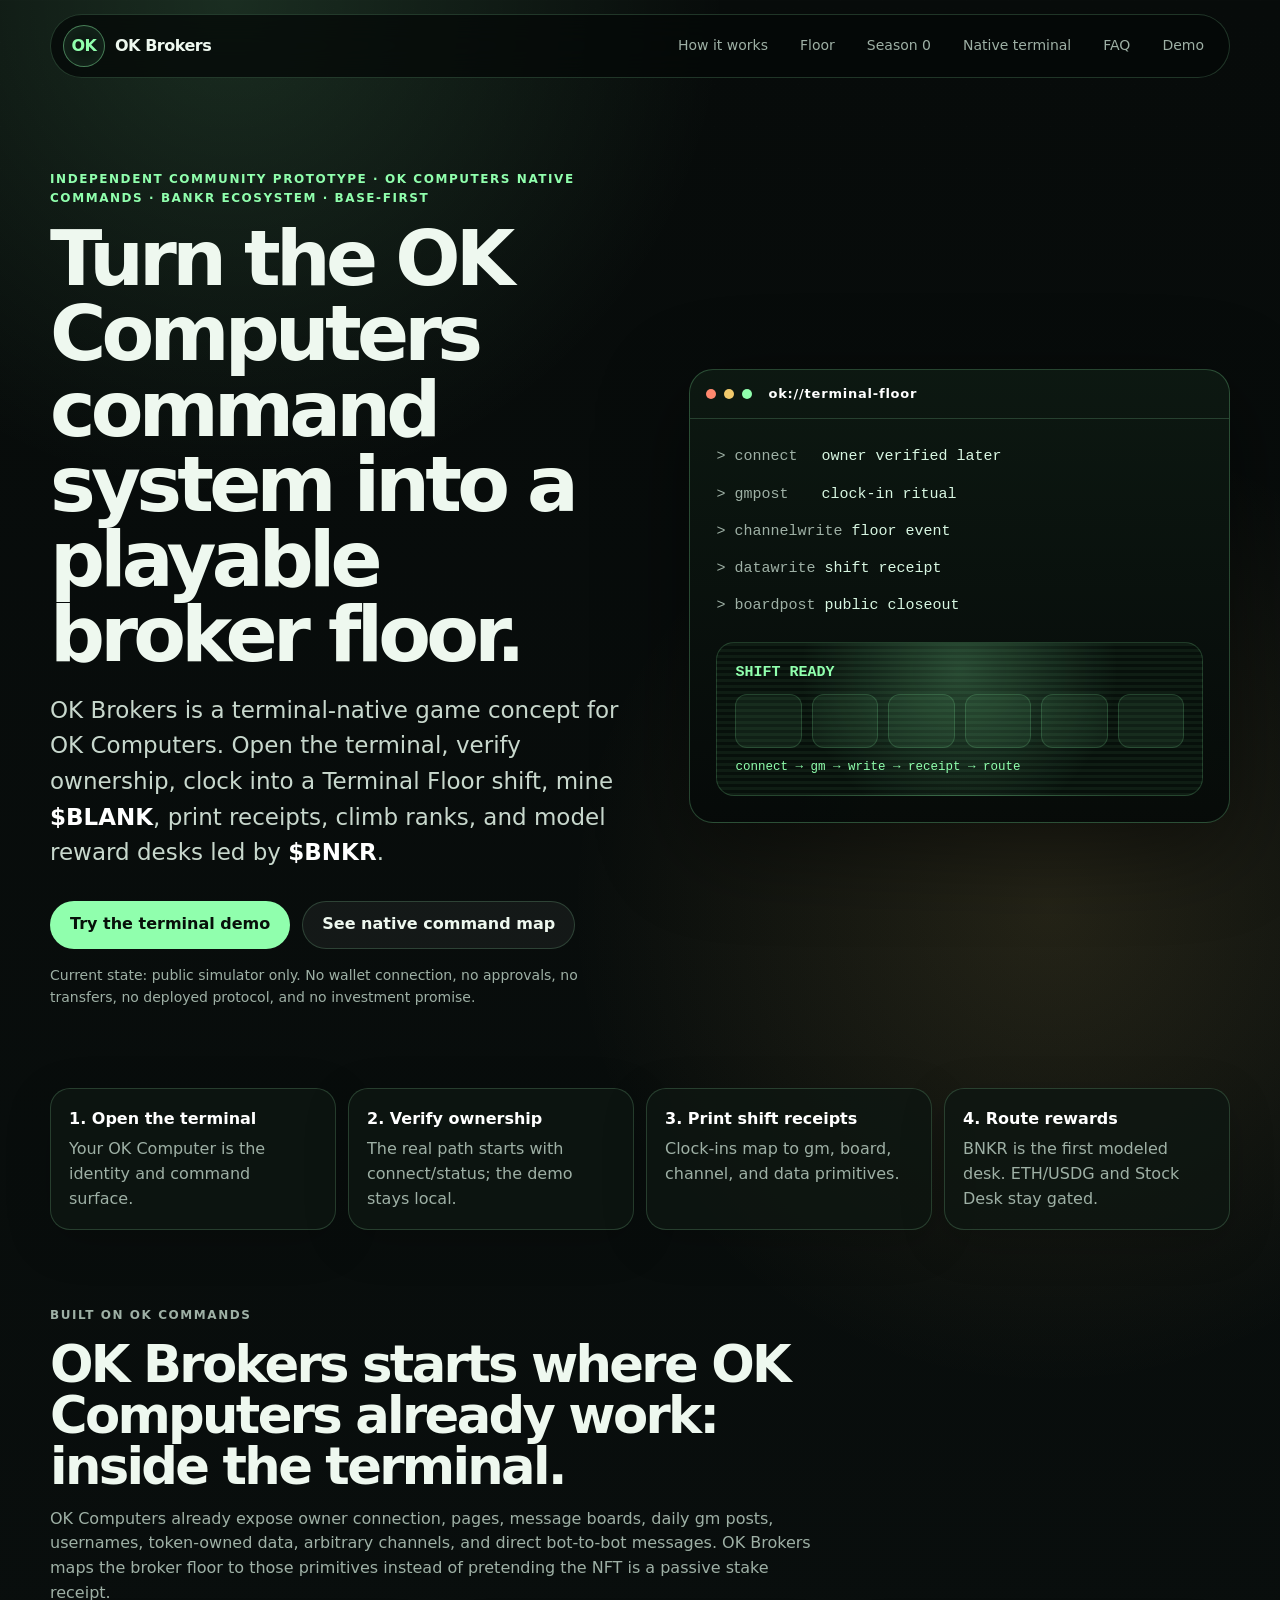
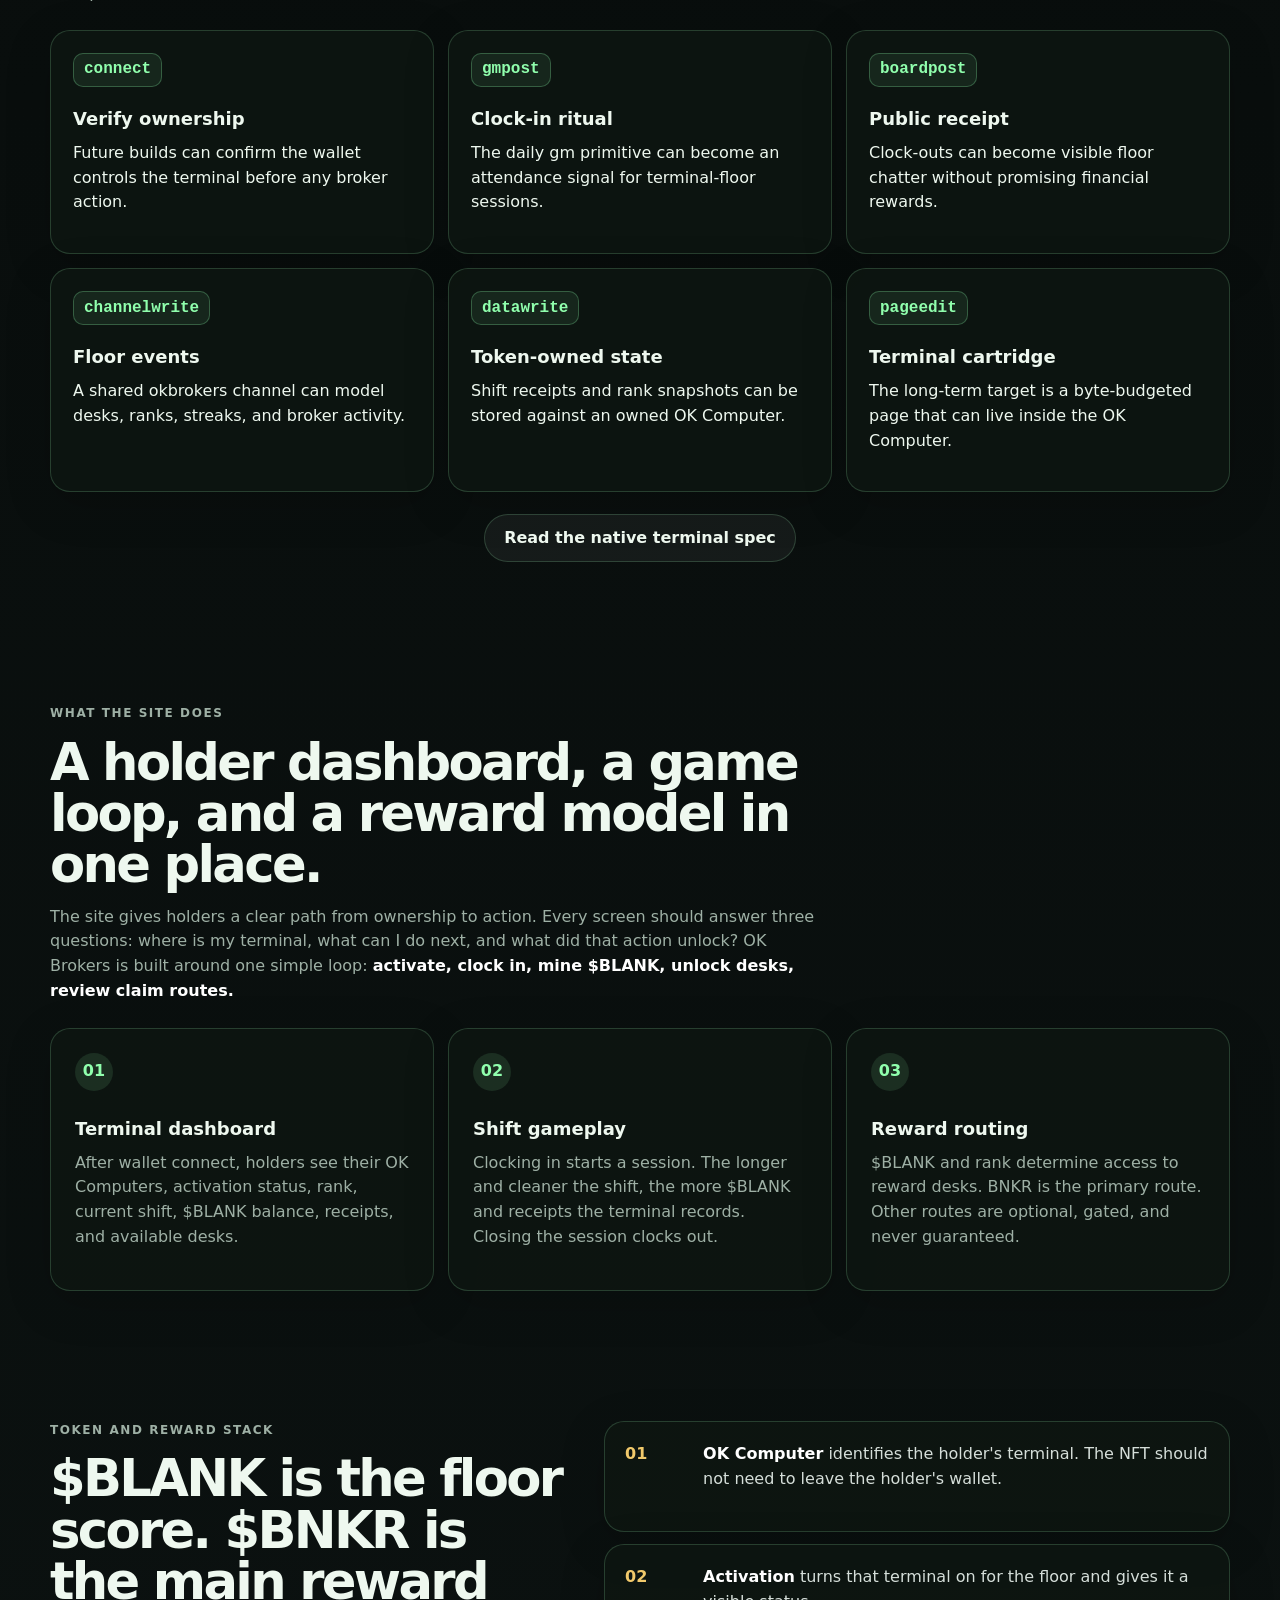
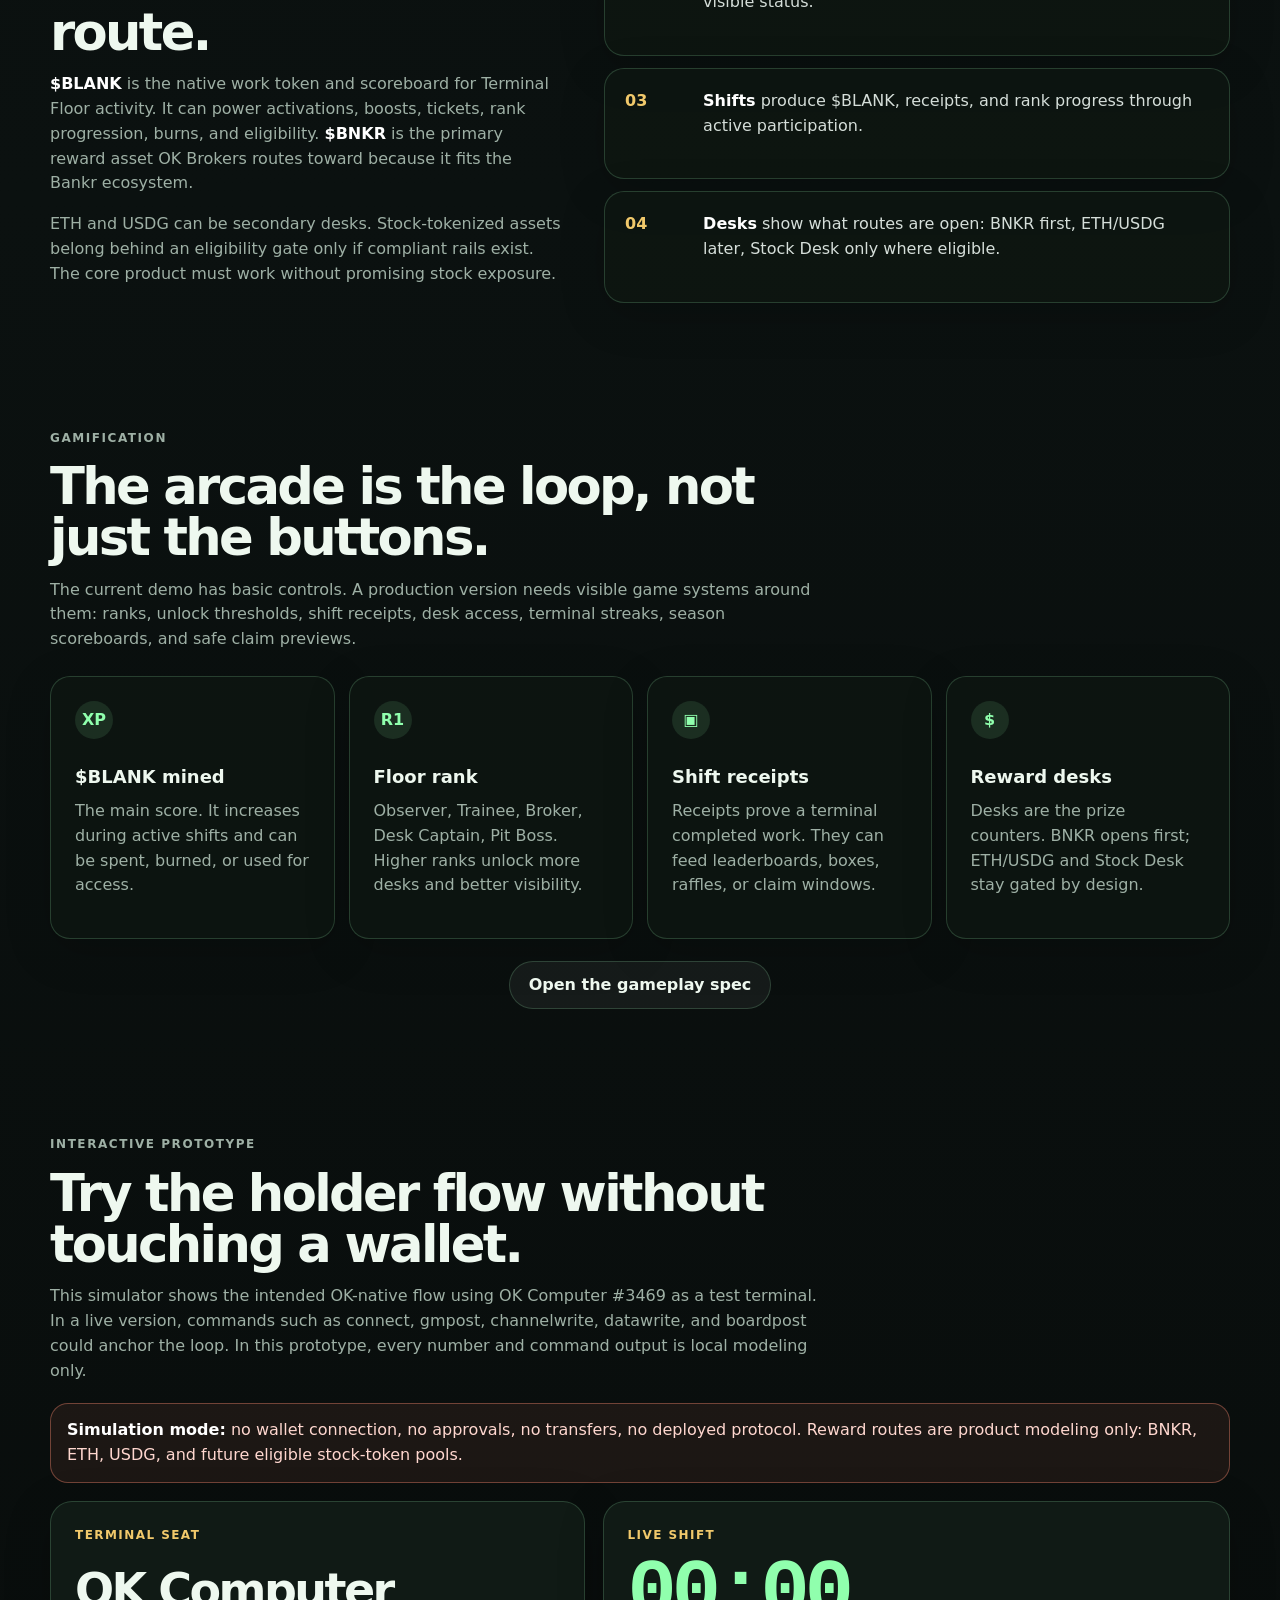
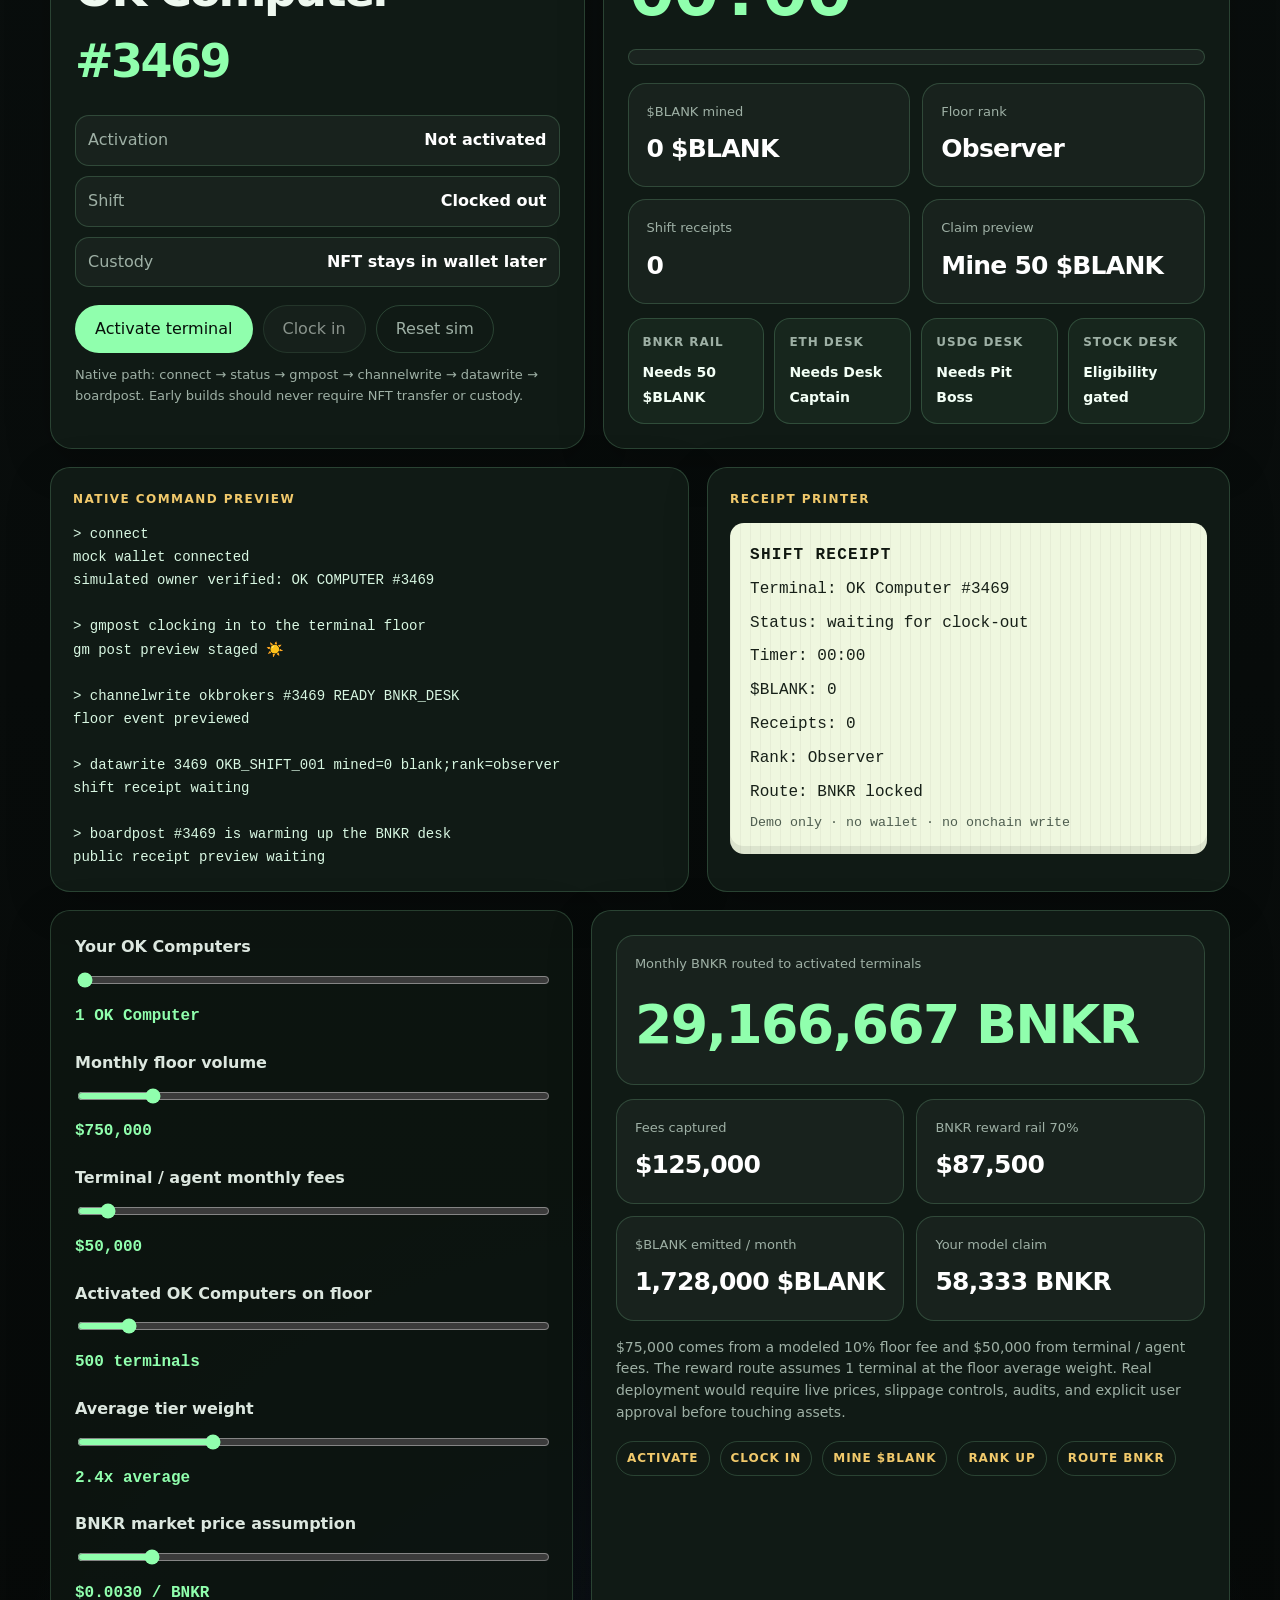
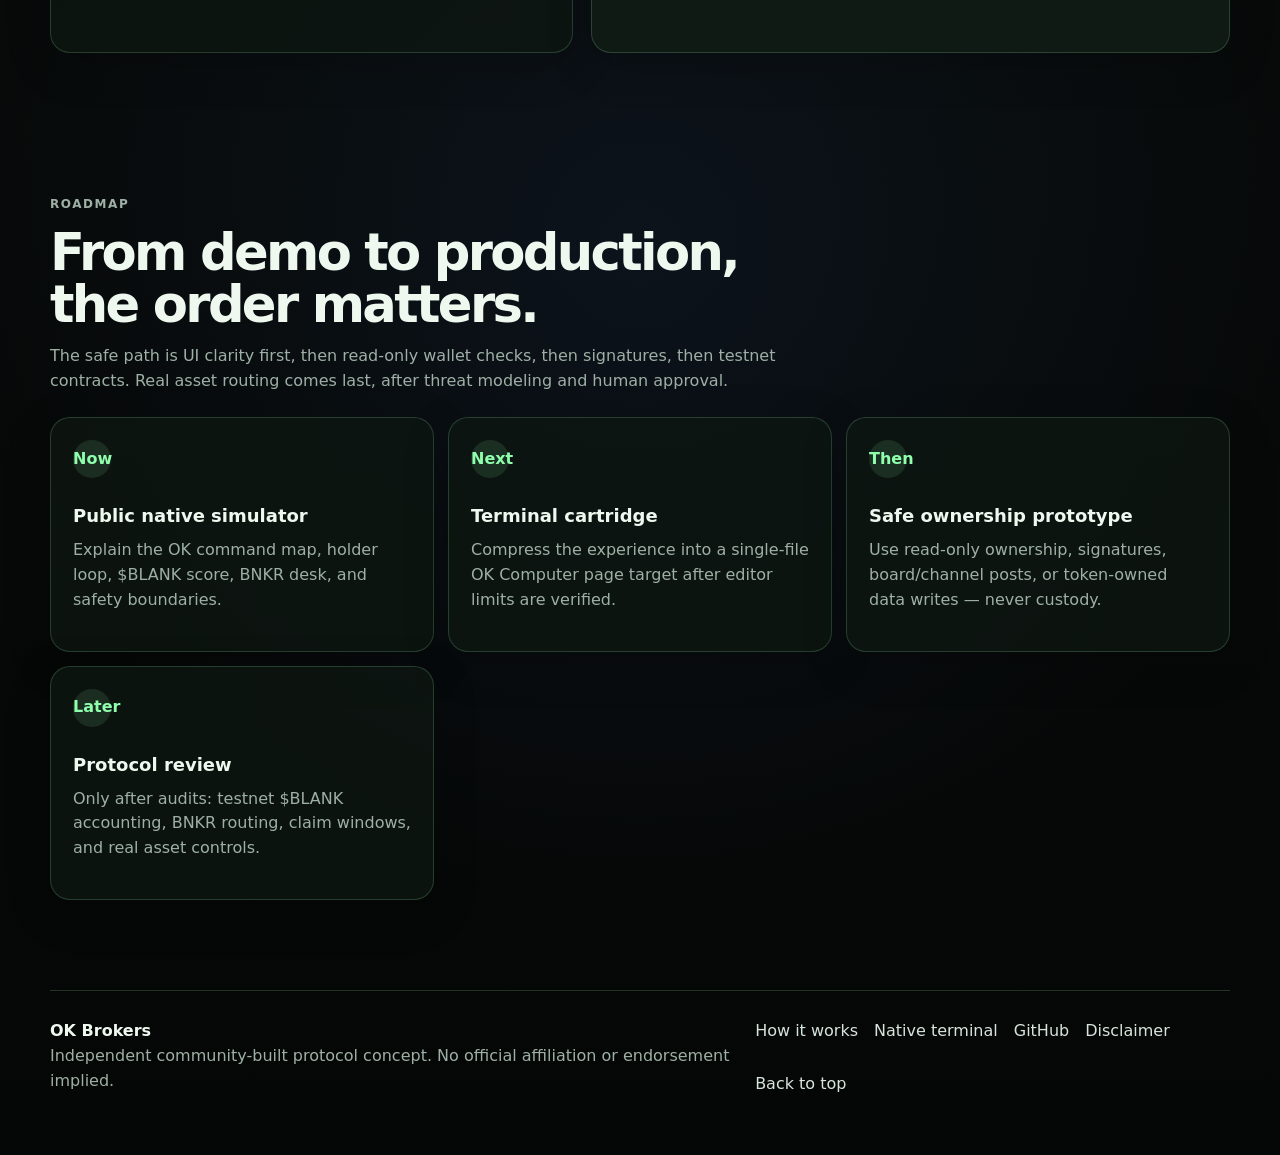
<file: site/index.html>
<!doctype html>
<html lang="en">
<head>
  <meta charset="utf-8" />
  <meta name="viewport" content="width=device-width, initial-scale=1" />
  <title>OK Brokers — Native Broker Floor for OK Computers</title>
  <meta name="description" content="OK Brokers turns the existing OK Computers command system into a playable broker floor: connect, clock in, mine $BLANK, print receipts, and model BNKR-led reward desks." />
  <meta property="og:title" content="OK Brokers — Native Broker Floor for OK Computers" />
  <meta property="og:description" content="Use the OK terminal command model: connect, clock in, mine $BLANK, print receipts, and route rewards." />
  <meta property="og:type" content="website" />
  <meta name="theme-color" content="#08100c" />
  <link rel="icon" href="./favicon.svg" type="image/svg+xml" />
  <link rel="stylesheet" href="./styles.css" />
</head>
<body>
  <div class="grain" aria-hidden="true"></div>
  <header class="site-header">
    <a class="brand" href="./index.html#top" aria-label="OK Brokers home"><span class="brand-mark">OK</span><span>OK Brokers</span></a>
    <nav aria-label="Primary navigation">
      <a href="how-it-works.html">How it works</a>
      <a href="floor.html">Floor</a>
      <a href="season-zero.html">Season 0</a>
      <a href="native-terminal.html">Native terminal</a>
      <a href="faq.html">FAQ</a>
      <a href="index.html#simulator" aria-current="page">Demo</a>
    </nav>
  </header>

  <main id="top">
    <section class="hero section-shell">
      <div class="hero-copy">
        <p class="eyebrow">Independent community prototype · OK Computers native commands · Bankr ecosystem · Base-first</p>
        <h1>Turn the OK Computers command system into a playable broker floor.</h1>
        <p class="lede">OK Brokers is a terminal-native game concept for OK Computers. Open the terminal, verify ownership, clock into a Terminal Floor shift, mine <strong>$BLANK</strong>, print receipts, climb ranks, and model reward desks led by <strong>$BNKR</strong>.</p>
        <div class="hero-actions">
          <a class="button primary" href="#simulator">Try the terminal demo</a>
          <a class="button secondary" href="./native-terminal.html">See native command map</a>
        </div>
        <p class="status-note">Current state: public simulator only. No wallet connection, no approvals, no transfers, no deployed protocol, and no investment promise.</p>
      </div>

      <div class="terminal-card" aria-label="OK Brokers terminal concept">
        <div class="terminal-top"><span></span><span></span><span></span><strong>ok://terminal-floor</strong></div>
        <div class="terminal-body">
          <p><span class="muted">&gt; connect</span> owner verified later</p>
          <p><span class="muted">&gt; gmpost</span> clock-in ritual</p>
          <p><span class="muted">&gt; channelwrite</span> floor event</p>
          <p><span class="muted">&gt; datawrite</span> shift receipt</p>
          <p><span class="muted">&gt; boardpost</span> public closeout</p>
          <div class="crt-screen" aria-hidden="true">
            <b>SHIFT READY</b>
            <i></i><i></i><i></i><i></i><i></i><i></i>
            <small>connect → gm → write → receipt → route</small>
          </div>
        </div>
      </div>
    </section>

    <section class="section-shell proof-strip" aria-label="Core holder actions">
      <article><strong>1. Open the terminal</strong><span>Your OK Computer is the identity and command surface.</span></article>
      <article><strong>2. Verify ownership</strong><span>The real path starts with connect/status; the demo stays local.</span></article>
      <article><strong>3. Print shift receipts</strong><span>Clock-ins map to gm, board, channel, and data primitives.</span></article>
      <article><strong>4. Route rewards</strong><span>BNKR is the first modeled desk. ETH/USDG and Stock Desk stay gated.</span></article>
    </section>

    <section id="ok-native" class="section-shell native-section">
      <div class="section-heading">
        <p class="eyebrow">Built on OK commands</p>
        <h2>OK Brokers starts where OK Computers already work: inside the terminal.</h2>
        <p>OK Computers already expose owner connection, pages, message boards, daily gm posts, usernames, token-owned data, arbitrary channels, and direct bot-to-bot messages. OK Brokers maps the broker floor to those primitives instead of pretending the NFT is a passive stake receipt.</p>
      </div>
      <div class="command-grid">
        <article><code>connect</code><h3>Verify ownership</h3><p>Future builds can confirm the wallet controls the terminal before any broker action.</p></article>
        <article><code>gmpost</code><h3>Clock-in ritual</h3><p>The daily gm primitive can become an attendance signal for terminal-floor sessions.</p></article>
        <article><code>boardpost</code><h3>Public receipt</h3><p>Clock-outs can become visible floor chatter without promising financial rewards.</p></article>
        <article><code>channelwrite</code><h3>Floor events</h3><p>A shared okbrokers channel can model desks, ranks, streaks, and broker activity.</p></article>
        <article><code>datawrite</code><h3>Token-owned state</h3><p>Shift receipts and rank snapshots can be stored against an owned OK Computer.</p></article>
        <article><code>pageedit</code><h3>Terminal cartridge</h3><p>The long-term target is a byte-budgeted page that can live inside the OK Computer.</p></article>
      </div>
      <div class="center-actions"><a class="button secondary" href="./native-terminal.html">Read the native terminal spec</a></div>
    </section>

    <section id="terminal-floor" class="section-shell floor-section">
      <div class="section-heading">
        <p class="eyebrow">What the site does</p>
        <h2>A holder dashboard, a game loop, and a reward model in one place.</h2>
        <p>The site gives holders a clear path from ownership to action. Every screen should answer three questions: where is my terminal, what can I do next, and what did that action unlock? OK Brokers is built around one simple loop: <strong>activate, clock in, mine $BLANK, unlock desks, review claim routes.</strong></p>
      </div>
      <div class="cards-grid three">
        <article>
          <span>01</span>
          <h3>Terminal dashboard</h3>
          <p>After wallet connect, holders see their OK Computers, activation status, rank, current shift, $BLANK balance, receipts, and available desks.</p>
        </article>
        <article>
          <span>02</span>
          <h3>Shift gameplay</h3>
          <p>Clocking in starts a session. The longer and cleaner the shift, the more $BLANK and receipts the terminal records. Closing the session clocks out.</p>
        </article>
        <article>
          <span>03</span>
          <h3>Reward routing</h3>
          <p>$BLANK and rank determine access to reward desks. BNKR is the primary route. Other routes are optional, gated, and never guaranteed.</p>
        </article>
      </div>
    </section>

    <section id="model" class="section-shell split-section">
      <div>
        <p class="eyebrow">Token and reward stack</p>
        <h2>$BLANK is the floor score. $BNKR is the main reward route.</h2>
        <p><strong>$BLANK</strong> is the native work token and scoreboard for Terminal Floor activity. It can power activations, boosts, tickets, rank progression, burns, and eligibility. <strong>$BNKR</strong> is the primary reward asset OK Brokers routes toward because it fits the Bankr ecosystem.</p>
        <p>ETH and USDG can be secondary desks. Stock-tokenized assets belong behind an eligibility gate only if compliant rails exist. The core product must work without promising stock exposure.</p>
      </div>
      <div class="flow-list">
        <div><span>01</span><p><strong>OK Computer</strong> identifies the holder's terminal. The NFT should not need to leave the holder's wallet.</p></div>
        <div><span>02</span><p><strong>Activation</strong> turns that terminal on for the floor and gives it a visible status.</p></div>
        <div><span>03</span><p><strong>Shifts</strong> produce $BLANK, receipts, and rank progress through active participation.</p></div>
        <div><span>04</span><p><strong>Desks</strong> show what routes are open: BNKR first, ETH/USDG later, Stock Desk only where eligible.</p></div>
      </div>
    </section>

    <section class="section-shell arcade-section">
      <div class="section-heading">
        <p class="eyebrow">Gamification</p>
        <h2>The arcade is the loop, not just the buttons.</h2>
        <p>The current demo has basic controls. A production version needs visible game systems around them: ranks, unlock thresholds, shift receipts, desk access, terminal streaks, season scoreboards, and safe claim previews.</p>
      </div>
      <div class="cards-grid four">
        <article><span>XP</span><h3>$BLANK mined</h3><p>The main score. It increases during active shifts and can be spent, burned, or used for access.</p></article>
        <article><span>R1</span><h3>Floor rank</h3><p>Observer, Trainee, Broker, Desk Captain, Pit Boss. Higher ranks unlock more desks and better visibility.</p></article>
        <article><span>▣</span><h3>Shift receipts</h3><p>Receipts prove a terminal completed work. They can feed leaderboards, boxes, raffles, or claim windows.</p></article>
        <article><span>$</span><h3>Reward desks</h3><p>Desks are the prize counters. BNKR opens first; ETH/USDG and Stock Desk stay gated by design.</p></article>
      </div>
      <div class="center-actions"><a class="button secondary" href="./gameplay.html">Open the gameplay spec</a></div>
    </section>

    <section id="simulator" class="section-shell simulator-section">
      <div class="section-heading">
        <p class="eyebrow">Interactive prototype</p>
        <h2>Try the holder flow without touching a wallet.</h2>
        <p>This simulator shows the intended OK-native flow using OK Computer #3469 as a test terminal. In a live version, commands such as connect, gmpost, channelwrite, datawrite, and boardpost could anchor the loop. In this prototype, every number and command output is local modeling only.</p>
      </div>

      <div class="demo-warning" role="note">
        <strong>Simulation mode:</strong> no wallet connection, no approvals, no transfers, no deployed protocol. Reward routes are product modeling only: BNKR, ETH, USDG, and future eligible stock-token pools.
      </div>

      <div class="terminal-lab">
        <article class="activation-panel">
          <div class="panel-kicker">Terminal seat</div>
          <div class="computer-id">OK Computer <strong id="terminalId">#3469</strong></div>
          <div class="status-stack">
            <p><span>Activation</span><strong id="activationStatus">Not activated</strong></p>
            <p><span>Shift</span><strong id="shiftStatus">Clocked out</strong></p>
            <p><span>Custody</span><strong>NFT stays in wallet later</strong></p>
          </div>
          <div class="terminal-actions">
            <button class="button primary" type="button" id="activateTerminal">Activate terminal</button>
            <button class="button secondary" type="button" id="clockToggle" disabled>Clock in</button>
            <button class="button ghost" type="button" id="resetShift">Reset sim</button>
          </div>
          <p class="microcopy">Native path: connect → status → gmpost → channelwrite → datawrite → boardpost. Early builds should never require NFT transfer or custody.</p>
        </article>

        <article class="shift-panel" aria-live="polite">
          <div class="panel-kicker">Live shift</div>
          <div class="shift-timer" id="shiftTimer">00:00</div>
          <div class="blank-meter">
            <span style="width:0%" id="blankMeter"></span>
          </div>
          <div class="metric-grid">
            <div class="metric"><span>$BLANK mined</span><strong id="blankMined">0.00</strong></div>
            <div class="metric"><span>Floor rank</span><strong id="floorRank">Observer</strong></div>
            <div class="metric"><span>Shift receipts</span><strong id="shiftReceipts">0</strong></div>
            <div class="metric"><span>Claim preview</span><strong id="claimPreview">Locked</strong></div>
          </div>
          <div class="route-board">
            <div data-route="BNKR"><span>BNKR Rail</span><strong id="routeBnkr">Locked</strong></div>
            <div data-route="ETH"><span>ETH Desk</span><strong id="routeEth">Locked</strong></div>
            <div data-route="USDG"><span>USDG Desk</span><strong id="routeUsdg">Locked</strong></div>
            <div data-route="STOCK"><span>Stock Desk</span><strong id="routeStock">Eligibility gated</strong></div>
          </div>
        </article>
      </div>

      <div class="native-console-grid">
        <article class="command-console" aria-label="Mock OK Computer command transcript">
          <div class="panel-kicker">Native command preview</div>
          <pre id="commandTranscript">&gt; connect
wallet connected
owner verified: OK COMPUTER #3469

&gt; gmpost clocking in to the terminal floor
gm posted ☀️

&gt; channelwrite okbrokers #3469 CLOCK_IN BNKR_DESK
floor event staged

&gt; datawrite 3469 OKB_SHIFT_001 mined=0 blank;rank=observer
shift receipt waiting

&gt; boardpost #3469 is warming up the BNKR desk
public receipt preview waiting</pre>
        </article>
        <article class="receipt-card" aria-live="polite">
          <div class="panel-kicker">Receipt printer</div>
          <div class="receipt-paper" id="shiftReceipt">
            <strong>SHIFT RECEIPT</strong>
            <span>Terminal: OK Computer #3469</span>
            <span>Status: waiting for clock-out</span>
            <span>$BLANK: 0.00</span>
            <span>Rank: Observer</span>
            <span>Route: BNKR locked</span>
            <small>Demo only · no wallet · no onchain write</small>
          </div>
        </article>
      </div>

      <div class="simulator-grid legacy-model">
        <form class="control-panel" id="simulatorForm">
          <label>Your OK Computers<input type="range" id="ownedTerminals" min="1" max="50" step="1" value="1" /><output id="ownedTerminalsOut"></output></label>
          <label>Monthly floor volume<input type="range" id="floorVolume" min="10000" max="5000000" step="10000" value="750000" /><output id="floorVolumeOut"></output></label>
          <label>Terminal / agent monthly fees<input type="range" id="agentFees" min="0" max="1000000" step="5000" value="50000" /><output id="agentFeesOut"></output></label>
          <label>Activated OK Computers on floor<input type="range" id="activatedNodes" min="25" max="5000" step="25" value="500" /><output id="activatedNodesOut"></output></label>
          <label>Average tier weight<input type="range" id="avgWeight" min="1" max="6" step="0.1" value="2.4" /><output id="avgWeightOut"></output></label>
          <label>BNKR market price assumption<input type="range" id="bnkrPrice" min="0.0001" max="0.02" step="0.0001" value="0.003" /><output id="bnkrPriceOut"></output></label>
        </form>

        <div class="results-panel" aria-live="polite">
          <div class="metric large"><span>Monthly BNKR routed to activated terminals</span><strong id="bnkrPool">0 BNKR</strong></div>
          <div class="metric-grid">
            <div class="metric"><span>Fees captured</span><strong id="totalFees">$0</strong></div>
            <div class="metric"><span>BNKR reward rail 70%</span><strong id="boosterShare">$0</strong></div>
            <div class="metric"><span>$BLANK emitted / month</span><strong id="blankEmitted">0</strong></div>
            <div class="metric"><span>Your model claim</span><strong id="yourClaim">0 BNKR</strong></div>
          </div>
          <p class="calc-note" id="calcNote"></p>
          <div class="ticker-tape" aria-hidden="true"><span>activate</span><span>clock in</span><span>mine $BLANK</span><span>rank up</span><span>route BNKR</span></div>
        </div>
      </div>
    </section>

    <section id="build" class="section-shell build-section">
      <div class="section-heading">
        <p class="eyebrow">Roadmap</p>
        <h2>From demo to production, the order matters.</h2>
        <p>The safe path is UI clarity first, then read-only wallet checks, then signatures, then testnet contracts. Real asset routing comes last, after threat modeling and human approval.</p>
      </div>
      <div class="phase-grid">
        <article><span>Now</span><h3>Public native simulator</h3><p>Explain the OK command map, holder loop, $BLANK score, BNKR desk, and safety boundaries.</p></article>
        <article><span>Next</span><h3>Terminal cartridge</h3><p>Compress the experience into a single-file OK Computer page target after editor limits are verified.</p></article>
        <article><span>Then</span><h3>Safe ownership prototype</h3><p>Use read-only ownership, signatures, board/channel posts, or token-owned data writes — never custody.</p></article>
        <article><span>Later</span><h3>Protocol review</h3><p>Only after audits: testnet $BLANK accounting, BNKR routing, claim windows, and real asset controls.</p></article>
      </div>
    </section>
  </main>

  <footer class="site-footer section-shell">
    <div>
      <strong>OK Brokers</strong>
      <p>Independent community-built protocol concept. No official affiliation or endorsement implied.</p>
    </div>
    <div class="footer-links">
      <a href="./how-it-works.html">How it works</a>
      <a href="./native-terminal.html">Native terminal</a>
      <a href="https://github.com/tgelhardt/machine-anvil">GitHub</a>
      <a href="https://github.com/tgelhardt/machine-anvil/blob/main/DISCLAIMER.md">Disclaimer</a>
      <a href="#top">Back to top</a>
    </div>
  </footer>

  <script src="./app.js?v=native-command-preview-2"></script>
</body>
</html>
</file>
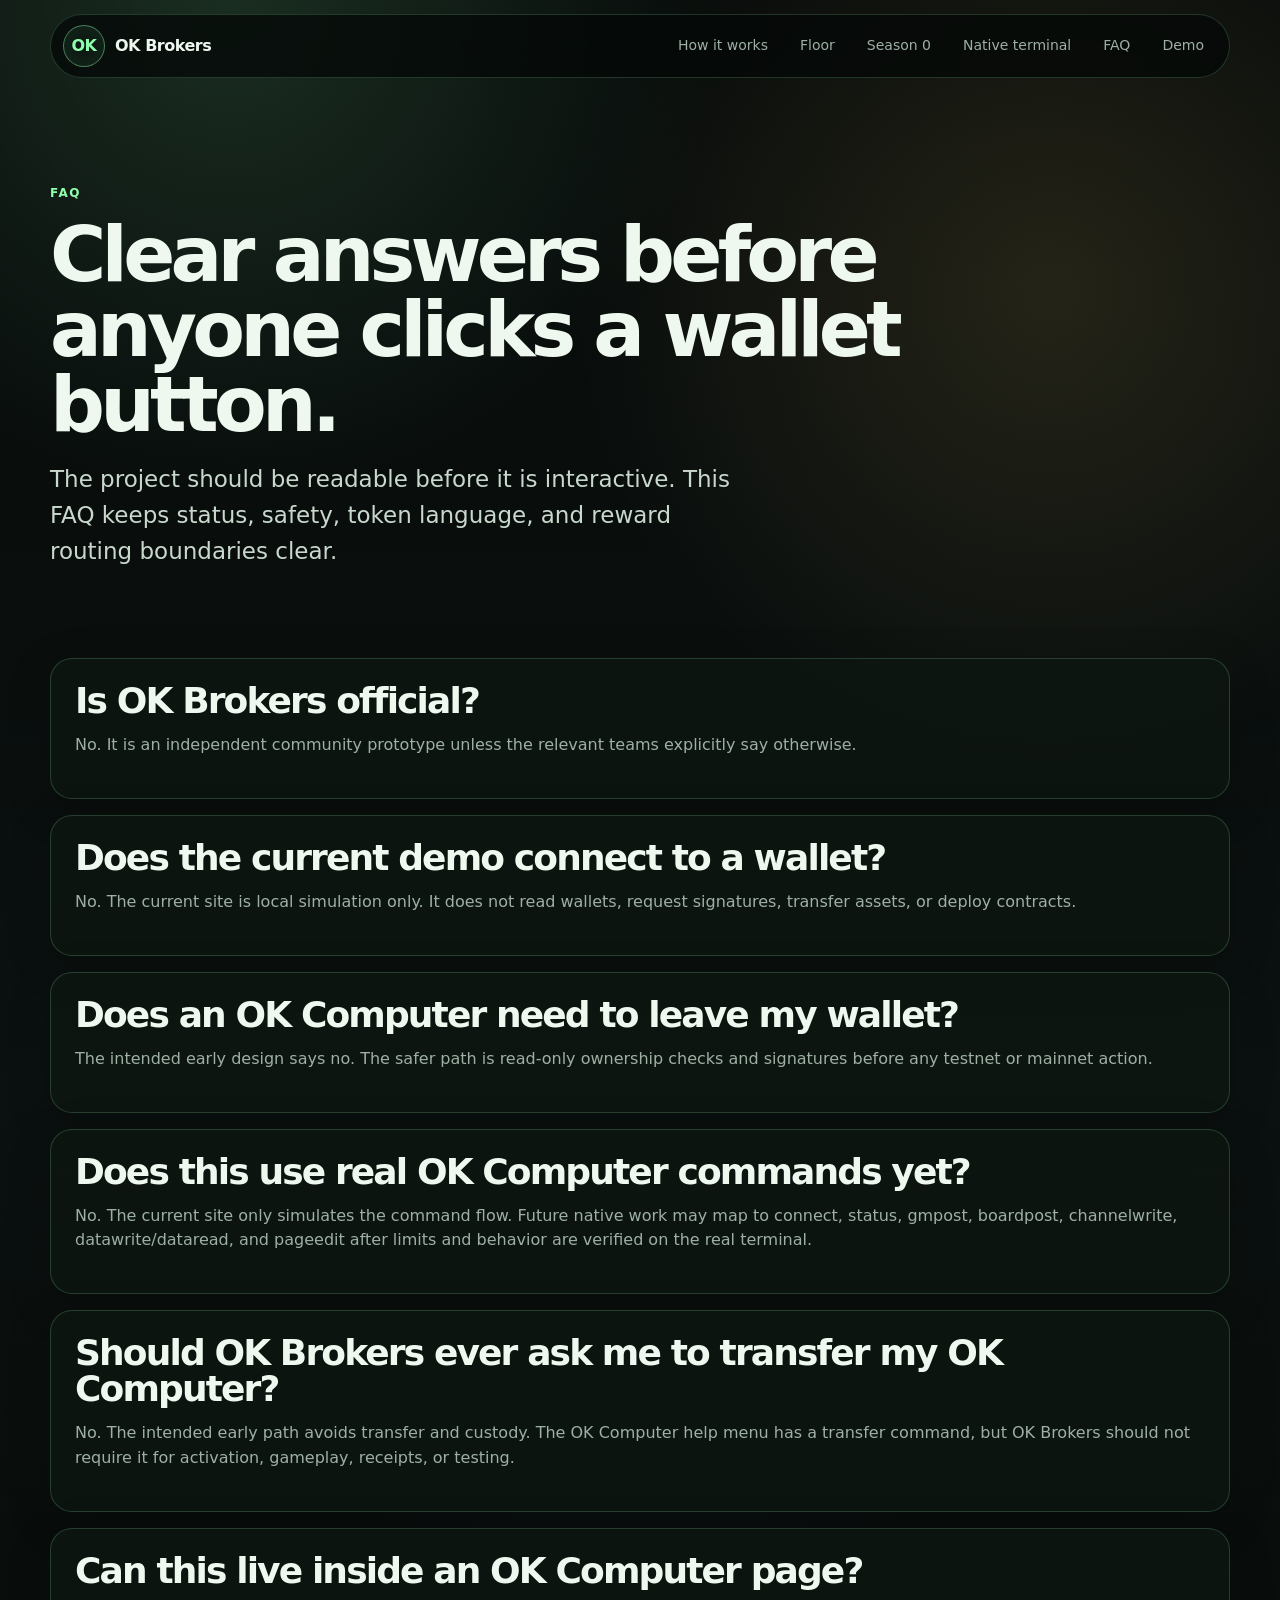
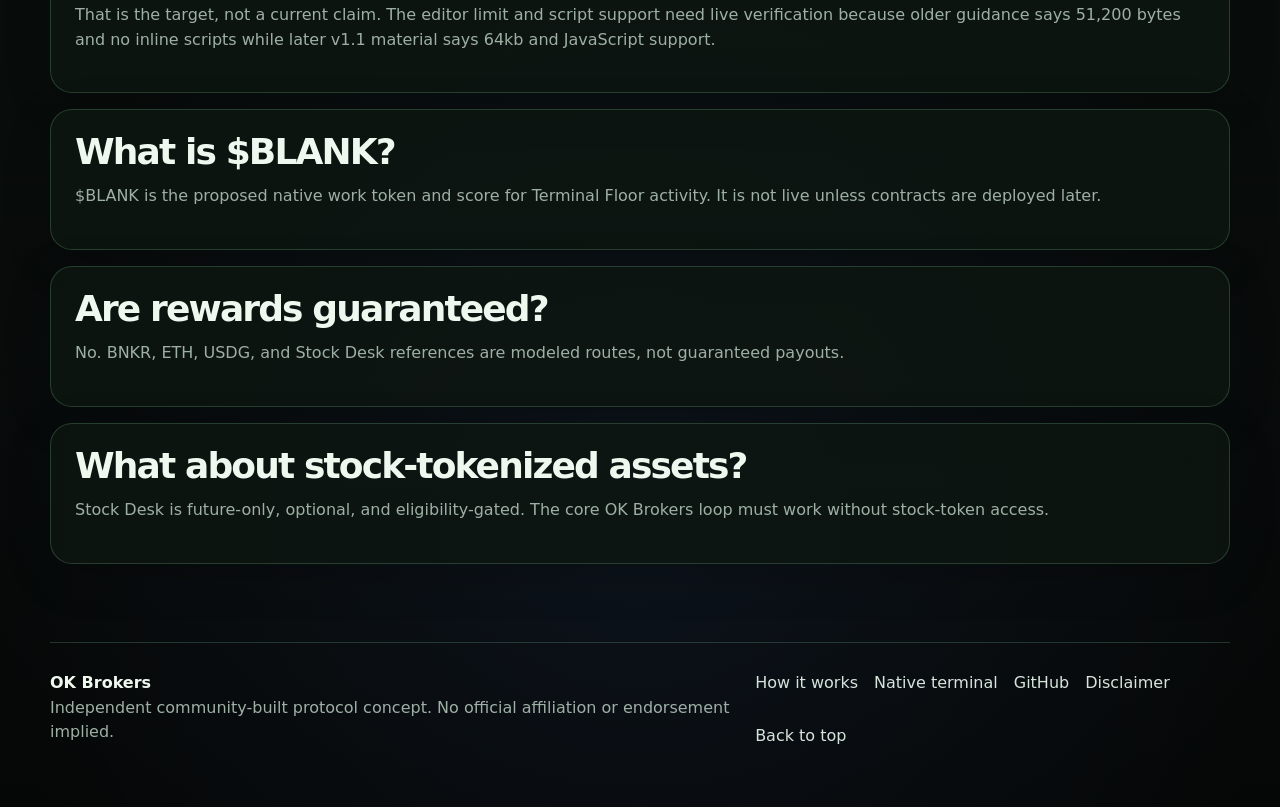
<file: site/faq.html>
<!doctype html>
<html lang="en">
<head>
  <meta charset="utf-8" />
  <meta name="viewport" content="width=device-width, initial-scale=1" />
  <title>OK Brokers FAQ</title>
  <meta name="description" content="Frequently asked questions about OK Brokers, wallet safety, $BLANK, BNKR routing, stock-token gating, and current demo status." />
  <meta name="theme-color" content="#08100c" />
  <link rel="icon" href="./favicon.svg" type="image/svg+xml" />
  <link rel="stylesheet" href="./styles.css" />
</head>
<body>
  <div class="grain" aria-hidden="true"></div>
  <header class="site-header">
    <a class="brand" href="./index.html#top" aria-label="OK Brokers home"><span class="brand-mark">OK</span><span>OK Brokers</span></a>
    <nav aria-label="Primary navigation">
      <a href="how-it-works.html">How it works</a>
      <a href="floor.html">Floor</a>
      <a href="season-zero.html">Season 0</a>
      <a href="native-terminal.html">Native terminal</a>
      <a href="faq.html" aria-current="page">FAQ</a>
      <a href="index.html#simulator">Demo</a>
    </nav>
  </header>
  <main id="top" class="page-main">
    <section class="section-shell page-hero">
      <p class="eyebrow">FAQ</p>
      <h1>Clear answers before anyone clicks a wallet button.</h1>
      <p class="lede">The project should be readable before it is interactive. This FAQ keeps status, safety, token language, and reward routing boundaries clear.</p>
    </section>
    <section class="section-shell faq-list">
      <article><h2>Is OK Brokers official?</h2><p>No. It is an independent community prototype unless the relevant teams explicitly say otherwise.</p></article>
      <article><h2>Does the current demo connect to a wallet?</h2><p>No. The current site is local simulation only. It does not read wallets, request signatures, transfer assets, or deploy contracts.</p></article>
      <article><h2>Does an OK Computer need to leave my wallet?</h2><p>The intended early design says no. The safer path is read-only ownership checks and signatures before any testnet or mainnet action.</p></article>
      <article><h2>Does this use real OK Computer commands yet?</h2><p>No. The current site only simulates the command flow. Future native work may map to connect, status, gmpost, boardpost, channelwrite, datawrite/dataread, and pageedit after limits and behavior are verified on the real terminal.</p></article>
      <article><h2>Should OK Brokers ever ask me to transfer my OK Computer?</h2><p>No. The intended early path avoids transfer and custody. The OK Computer help menu has a transfer command, but OK Brokers should not require it for activation, gameplay, receipts, or testing.</p></article>
      <article><h2>Can this live inside an OK Computer page?</h2><p>That is the target, not a current claim. The editor limit and script support need live verification because older guidance says 51,200 bytes and no inline scripts while later v1.1 material says 64kb and JavaScript support.</p></article>
      <article><h2>What is $BLANK?</h2><p>$BLANK is the proposed native work token and score for Terminal Floor activity. It is not live unless contracts are deployed later.</p></article>
      <article><h2>Are rewards guaranteed?</h2><p>No. BNKR, ETH, USDG, and Stock Desk references are modeled routes, not guaranteed payouts.</p></article>
      <article><h2>What about stock-tokenized assets?</h2><p>Stock Desk is future-only, optional, and eligibility-gated. The core OK Brokers loop must work without stock-token access.</p></article>
    </section>
  </main>
  <footer class="site-footer section-shell">
    <div>
      <strong>OK Brokers</strong>
      <p>Independent community-built protocol concept. No official affiliation or endorsement implied.</p>
    </div>
    <div class="footer-links">
      <a href="./how-it-works.html">How it works</a>
      <a href="./native-terminal.html">Native terminal</a>
      <a href="https://github.com/tgelhardt/machine-anvil">GitHub</a>
      <a href="https://github.com/tgelhardt/machine-anvil/blob/main/DISCLAIMER.md">Disclaimer</a>
      <a href="#top">Back to top</a>
    </div>
  </footer>
</body>
</html>
</file>
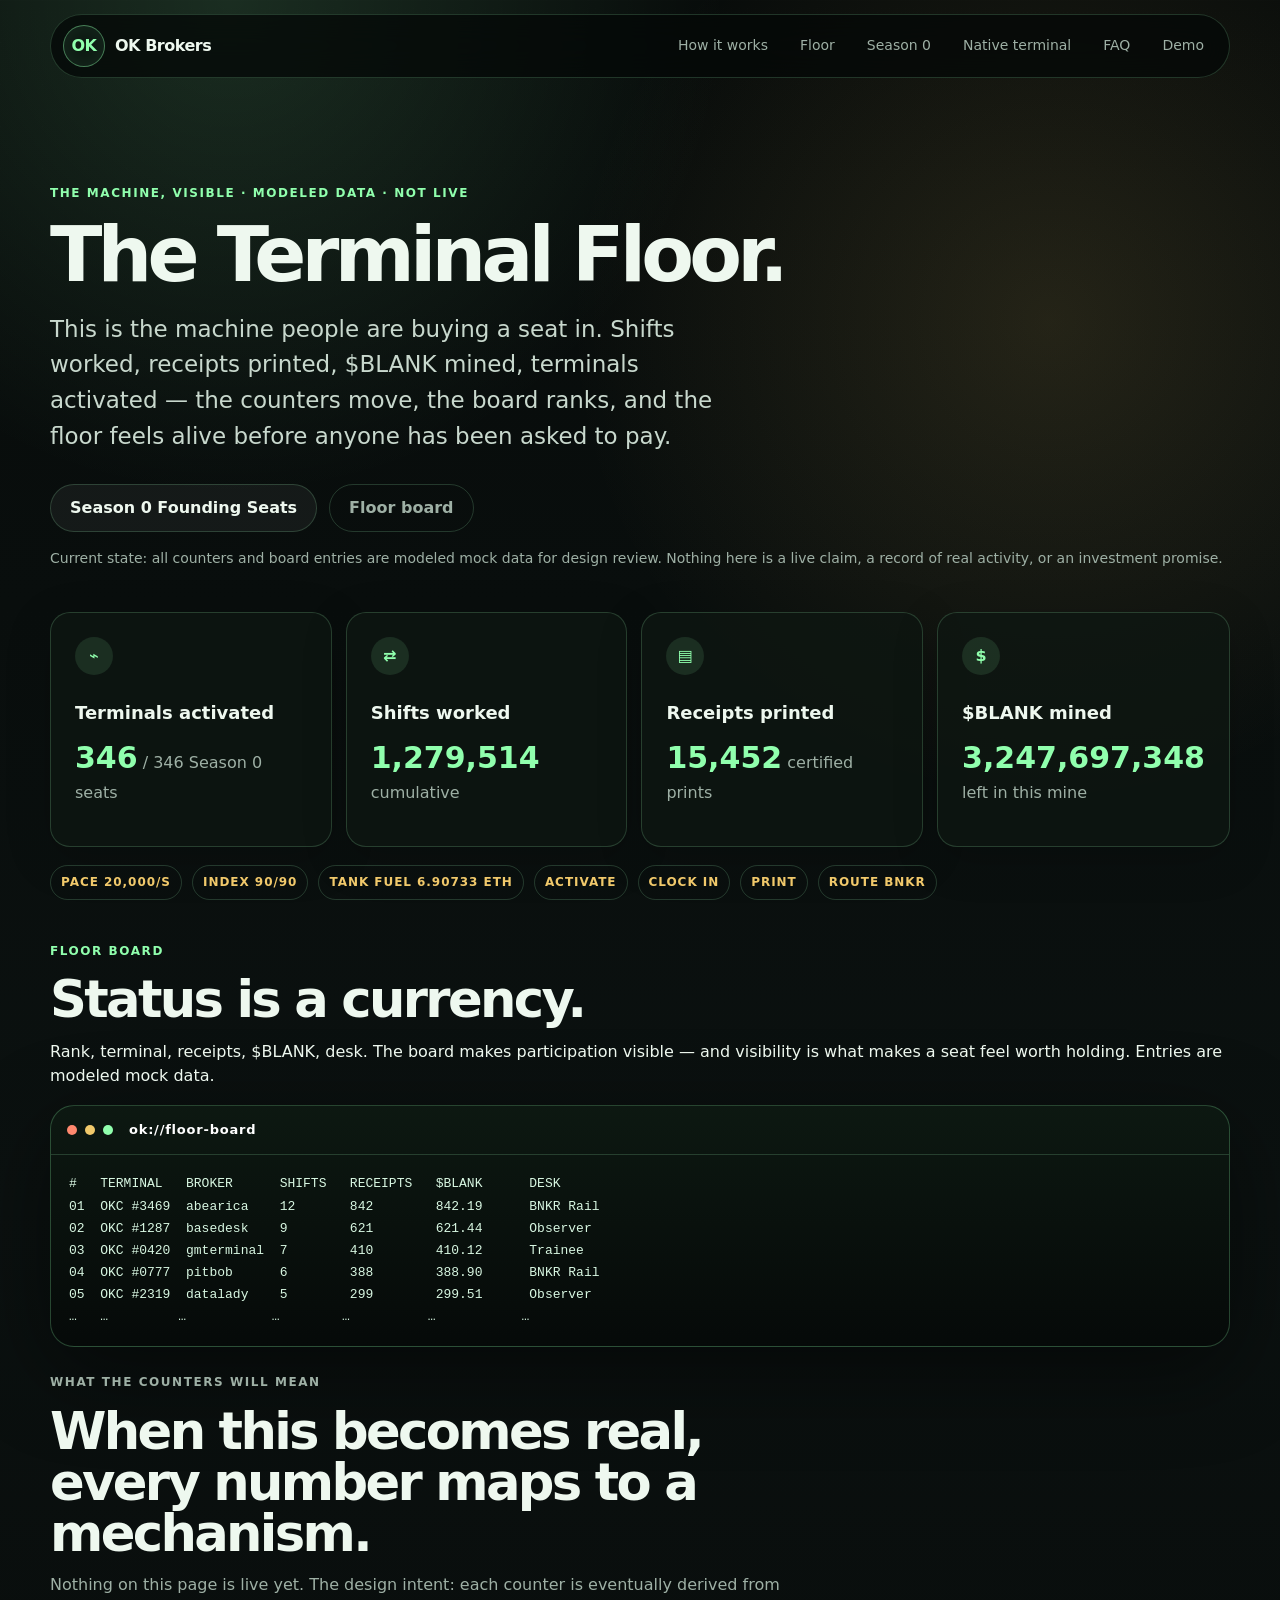
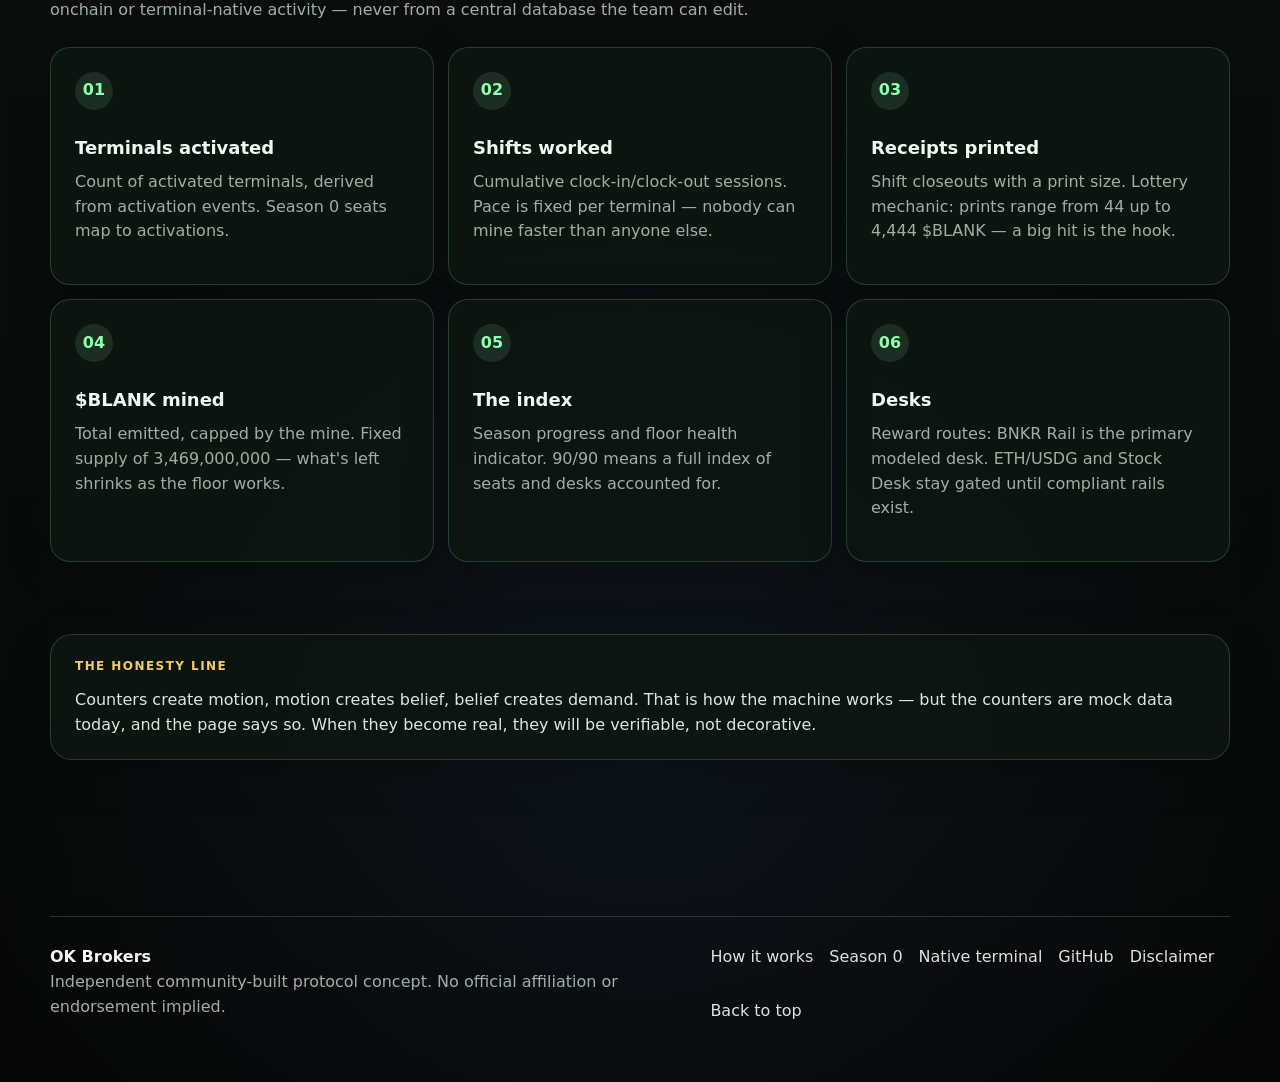
<file: site/floor.html>
<!doctype html>
<html lang="en">
<head>
  <meta charset="utf-8" />
  <meta name="viewport" content="width=device-width, initial-scale=1" />
  <title>Terminal Floor | OK Brokers</title>
  <meta name="description" content="The OK Brokers Terminal Floor: live counters, shifts worked, receipts printed, $BLANK mined, and the floor board. Modeled mock data until a real campaign is approved." />
  <meta name="theme-color" content="#08100c" />
  <link rel="icon" href="./favicon.svg" type="image/svg+xml" />
  <link rel="stylesheet" href="./styles.css" />
</head>
<body>
  <div class="grain" aria-hidden="true"></div>
  <header class="site-header">
    <a class="brand" href="./index.html#top" aria-label="OK Brokers home"><span class="brand-mark">OK</span><span>OK Brokers</span></a>
    <nav aria-label="Primary navigation">
      <a href="how-it-works.html">How it works</a>
      <a href="floor.html" aria-current="page">Floor</a>
      <a href="season-zero.html">Season 0</a>
      <a href="native-terminal.html">Native terminal</a>
      <a href="faq.html">FAQ</a>
      <a href="index.html#simulator">Demo</a>
    </nav>
  </header>

  <main id="top" class="page-main">
    <section class="section-shell page-hero">
      <p class="eyebrow">The machine, visible · modeled data · not live</p>
      <h1>The Terminal Floor.</h1>
      <p class="lede">This is the machine people are buying a seat in. Shifts worked, receipts printed, $BLANK mined, terminals activated — the counters move, the board ranks, and the floor feels alive before anyone has been asked to pay.</p>
      <div class="hero-actions">
        <a class="button secondary" href="./season-zero.html">Season 0 Founding Seats</a>
        <a class="button ghost" href="#board">Floor board</a>
      </div>
      <p class="status-note">Current state: all counters and board entries are modeled mock data for design review. Nothing here is a live claim, a record of real activity, or an investment promise.</p>
    </section>

    <section class="section-shell" aria-label="Live counters">
      <div class="cards-grid four">
        <article>
          <span>⌁</span>
          <h3>Terminals activated</h3>
          <p><strong style="font-size: 30px; color: var(--accent);">346</strong> / 346 Season 0 seats</p>
        </article>
        <article>
          <span>⇄</span>
          <h3>Shifts worked</h3>
          <p><strong style="font-size: 30px; color: var(--accent);">1,279,514</strong> cumulative</p>
        </article>
        <article>
          <span>▤</span>
          <h3>Receipts printed</h3>
          <p><strong style="font-size: 30px; color: var(--accent);">15,452</strong> certified prints</p>
        </article>
        <article>
          <span>$</span>
          <h3>$BLANK mined</h3>
          <p><strong style="font-size: 30px; color: var(--accent);">3,247,697,348</strong> left in this mine</p>
        </article>
      </div>
      <div class="ticker-tape" aria-hidden="true" style="margin-top: 18px;">
        <span>pace 20,000/s</span>
        <span>index 90/90</span>
        <span>tank fuel 6.90733 ETH</span>
        <span>activate</span>
        <span>clock in</span>
        <span>print</span>
        <span>route BNKR</span>
      </div>
    </section>

    <section id="board" class="section-shell page-split">
      <div>
        <p class="eyebrow">Floor board</p>
        <h2>Status is a currency.</h2>
        <p>Rank, terminal, receipts, $BLANK, desk. The board makes participation visible — and visibility is what makes a seat feel worth holding. Entries are modeled mock data.</p>
      </div>
      <div class="terminal-card" aria-label="Floor board preview">
        <div class="terminal-top"><span></span><span></span><span></span><strong>ok://floor-board</strong></div>
        <div class="terminal-body" style="padding: 18px;">
          <pre style="margin:0; white-space:pre-wrap; color:#d8f7e2; font: 13px/1.7 'SFMono-Regular', Consolas, monospace;">#   TERMINAL   BROKER      SHIFTS   RECEIPTS   $BLANK      DESK
01  OKC #3469  abearica    12       842        842.19      BNKR Rail
02  OKC #1287  basedesk    9        621        621.44      Observer
03  OKC #0420  gmterminal  7        410        410.12      Trainee
04  OKC #0777  pitbob      6        388        388.90      BNKR Rail
05  OKC #2319  datalady    5        299        299.51      Observer
…   …         …           …        …          …           …</pre>
        </div>
      </div>
    </section>

    <section class="section-shell page-cards">
      <div class="section-heading">
        <p class="eyebrow">What the counters will mean</p>
        <h2>When this becomes real, every number maps to a mechanism.</h2>
        <p>Nothing on this page is live yet. The design intent: each counter is eventually derived from onchain or terminal-native activity — never from a central database the team can edit.</p>
      </div>
      <div class="cards-grid three">
        <article><span>01</span><h3>Terminals activated</h3><p>Count of activated terminals, derived from activation events. Season 0 seats map to activations.</p></article>
        <article><span>02</span><h3>Shifts worked</h3><p>Cumulative clock-in/clock-out sessions. Pace is fixed per terminal — nobody can mine faster than anyone else.</p></article>
        <article><span>03</span><h3>Receipts printed</h3><p>Shift closeouts with a print size. Lottery mechanic: prints range from 44 up to 4,444 $BLANK — a big hit is the hook.</p></article>
        <article><span>04</span><h3>$BLANK mined</h3><p>Total emitted, capped by the mine. Fixed supply of 3,469,000,000 — what's left shrinks as the floor works.</p></article>
        <article><span>05</span><h3>The index</h3><p>Season progress and floor health indicator. 90/90 means a full index of seats and desks accounted for.</p></article>
        <article><span>06</span><h3>Desks</h3><p>Reward routes: BNKR Rail is the primary modeled desk. ETH/USDG and Stock Desk stay gated until compliant rails exist.</p></article>
      </div>
    </section>

    <section class="section-shell" style="padding-bottom: 78px;">
      <div class="notice-card">
        <p class="panel-kicker">The honesty line</p>
        <p style="margin-bottom:0">Counters create motion, motion creates belief, belief creates demand. That is how the machine works — but the counters are mock data today, and the page says so. When they become real, they will be verifiable, not decorative.</p>
      </div>
    </section>
  </main>

  <footer class="site-footer section-shell">
    <div>
      <strong>OK Brokers</strong>
      <p>Independent community-built protocol concept. No official affiliation or endorsement implied.</p>
    </div>
    <div class="footer-links">
      <a href="./how-it-works.html">How it works</a>
      <a href="./season-zero.html">Season 0</a>
      <a href="./native-terminal.html">Native terminal</a>
      <a href="https://github.com/tgelhardt/machine-anvil">GitHub</a>
      <a href="https://github.com/tgelhardt/machine-anvil/blob/main/DISCLAIMER.md">Disclaimer</a>
      <a href="#top">Back to top</a>
    </div>
  </footer>
</body>
</html>
</file>
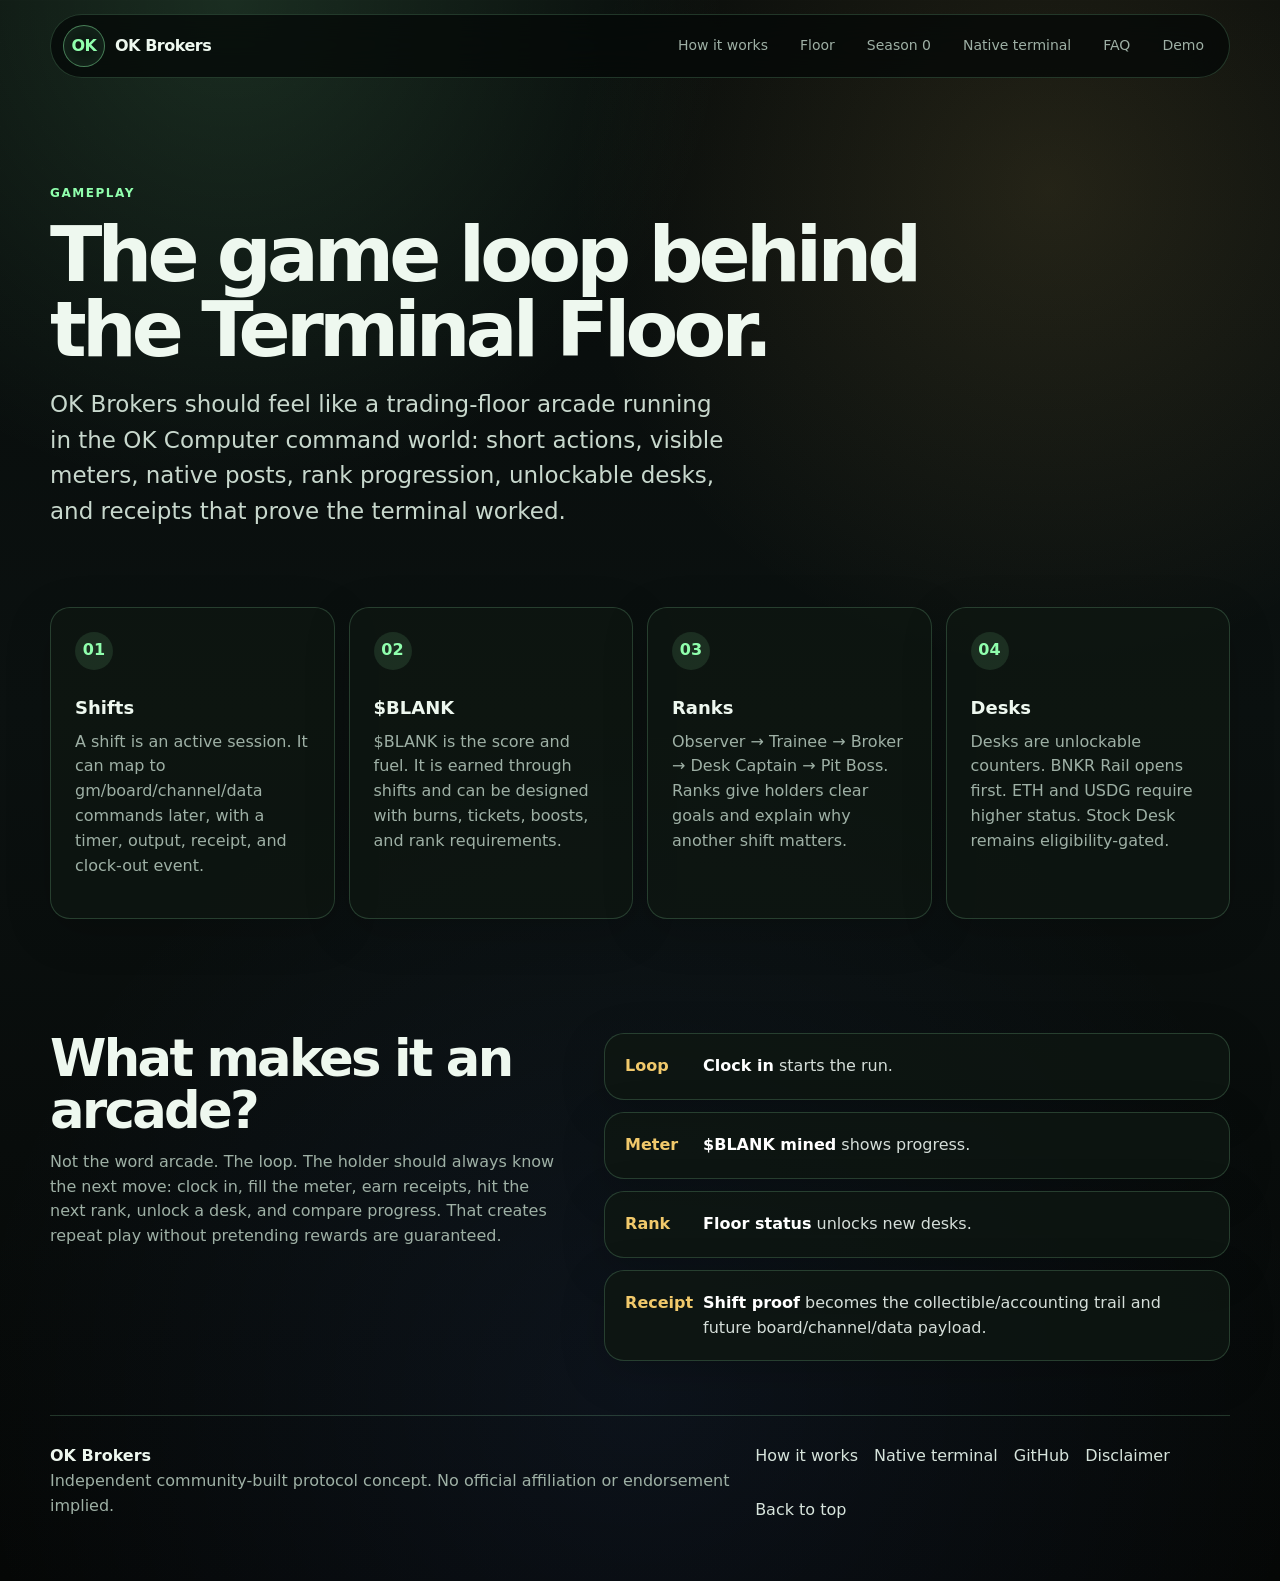
<file: site/gameplay.html>
<!doctype html>
<html lang="en">
<head>
  <meta charset="utf-8" />
  <meta name="viewport" content="width=device-width, initial-scale=1" />
  <title>OK Brokers Gameplay</title>
  <meta name="description" content="The gamification design for OK Brokers: shifts, $BLANK, ranks, receipts, desks, and the holder arcade loop." />
  <meta name="theme-color" content="#08100c" />
  <link rel="icon" href="./favicon.svg" type="image/svg+xml" />
  <link rel="stylesheet" href="./styles.css" />
</head>
<body>
  <div class="grain" aria-hidden="true"></div>
  <header class="site-header">
    <a class="brand" href="./index.html#top" aria-label="OK Brokers home"><span class="brand-mark">OK</span><span>OK Brokers</span></a>
    <nav aria-label="Primary navigation">
      <a href="how-it-works.html">How it works</a>
      <a href="floor.html">Floor</a>
      <a href="season-zero.html">Season 0</a>
      <a href="native-terminal.html">Native terminal</a>
      <a href="faq.html">FAQ</a>
      <a href="index.html#simulator">Demo</a>
    </nav>
  </header>
  <main id="top" class="page-main">
    <section class="section-shell page-hero">
      <p class="eyebrow">Gameplay</p>
      <h1>The game loop behind the Terminal Floor.</h1>
      <p class="lede">OK Brokers should feel like a trading-floor arcade running in the OK Computer command world: short actions, visible meters, native posts, rank progression, unlockable desks, and receipts that prove the terminal worked.</p>
    </section>
    <section class="section-shell cards-grid four page-cards">
      <article><span>01</span><h3>Shifts</h3><p>A shift is an active session. It can map to gm/board/channel/data commands later, with a timer, output, receipt, and clock-out event.</p></article>
      <article><span>02</span><h3>$BLANK</h3><p>$BLANK is the score and fuel. It is earned through shifts and can be designed with burns, tickets, boosts, and rank requirements.</p></article>
      <article><span>03</span><h3>Ranks</h3><p>Observer → Trainee → Broker → Desk Captain → Pit Boss. Ranks give holders clear goals and explain why another shift matters.</p></article>
      <article><span>04</span><h3>Desks</h3><p>Desks are unlockable counters. BNKR Rail opens first. ETH and USDG require higher status. Stock Desk remains eligibility-gated.</p></article>
    </section>
    <section class="section-shell split-section page-split">
      <div><h2>What makes it an arcade?</h2><p>Not the word arcade. The loop. The holder should always know the next move: clock in, fill the meter, earn receipts, hit the next rank, unlock a desk, and compare progress. That creates repeat play without pretending rewards are guaranteed.</p></div>
      <div class="flow-list"><div><span>Loop</span><p><strong>Clock in</strong> starts the run.</p></div><div><span>Meter</span><p><strong>$BLANK mined</strong> shows progress.</p></div><div><span>Rank</span><p><strong>Floor status</strong> unlocks new desks.</p></div><div><span>Receipt</span><p><strong>Shift proof</strong> becomes the collectible/accounting trail and future board/channel/data payload.</p></div></div>
    </section>
  </main>
  <footer class="site-footer section-shell">
    <div>
      <strong>OK Brokers</strong>
      <p>Independent community-built protocol concept. No official affiliation or endorsement implied.</p>
    </div>
    <div class="footer-links">
      <a href="./how-it-works.html">How it works</a>
      <a href="./native-terminal.html">Native terminal</a>
      <a href="https://github.com/tgelhardt/machine-anvil">GitHub</a>
      <a href="https://github.com/tgelhardt/machine-anvil/blob/main/DISCLAIMER.md">Disclaimer</a>
      <a href="#top">Back to top</a>
    </div>
  </footer>
</body>
</html>
</file>
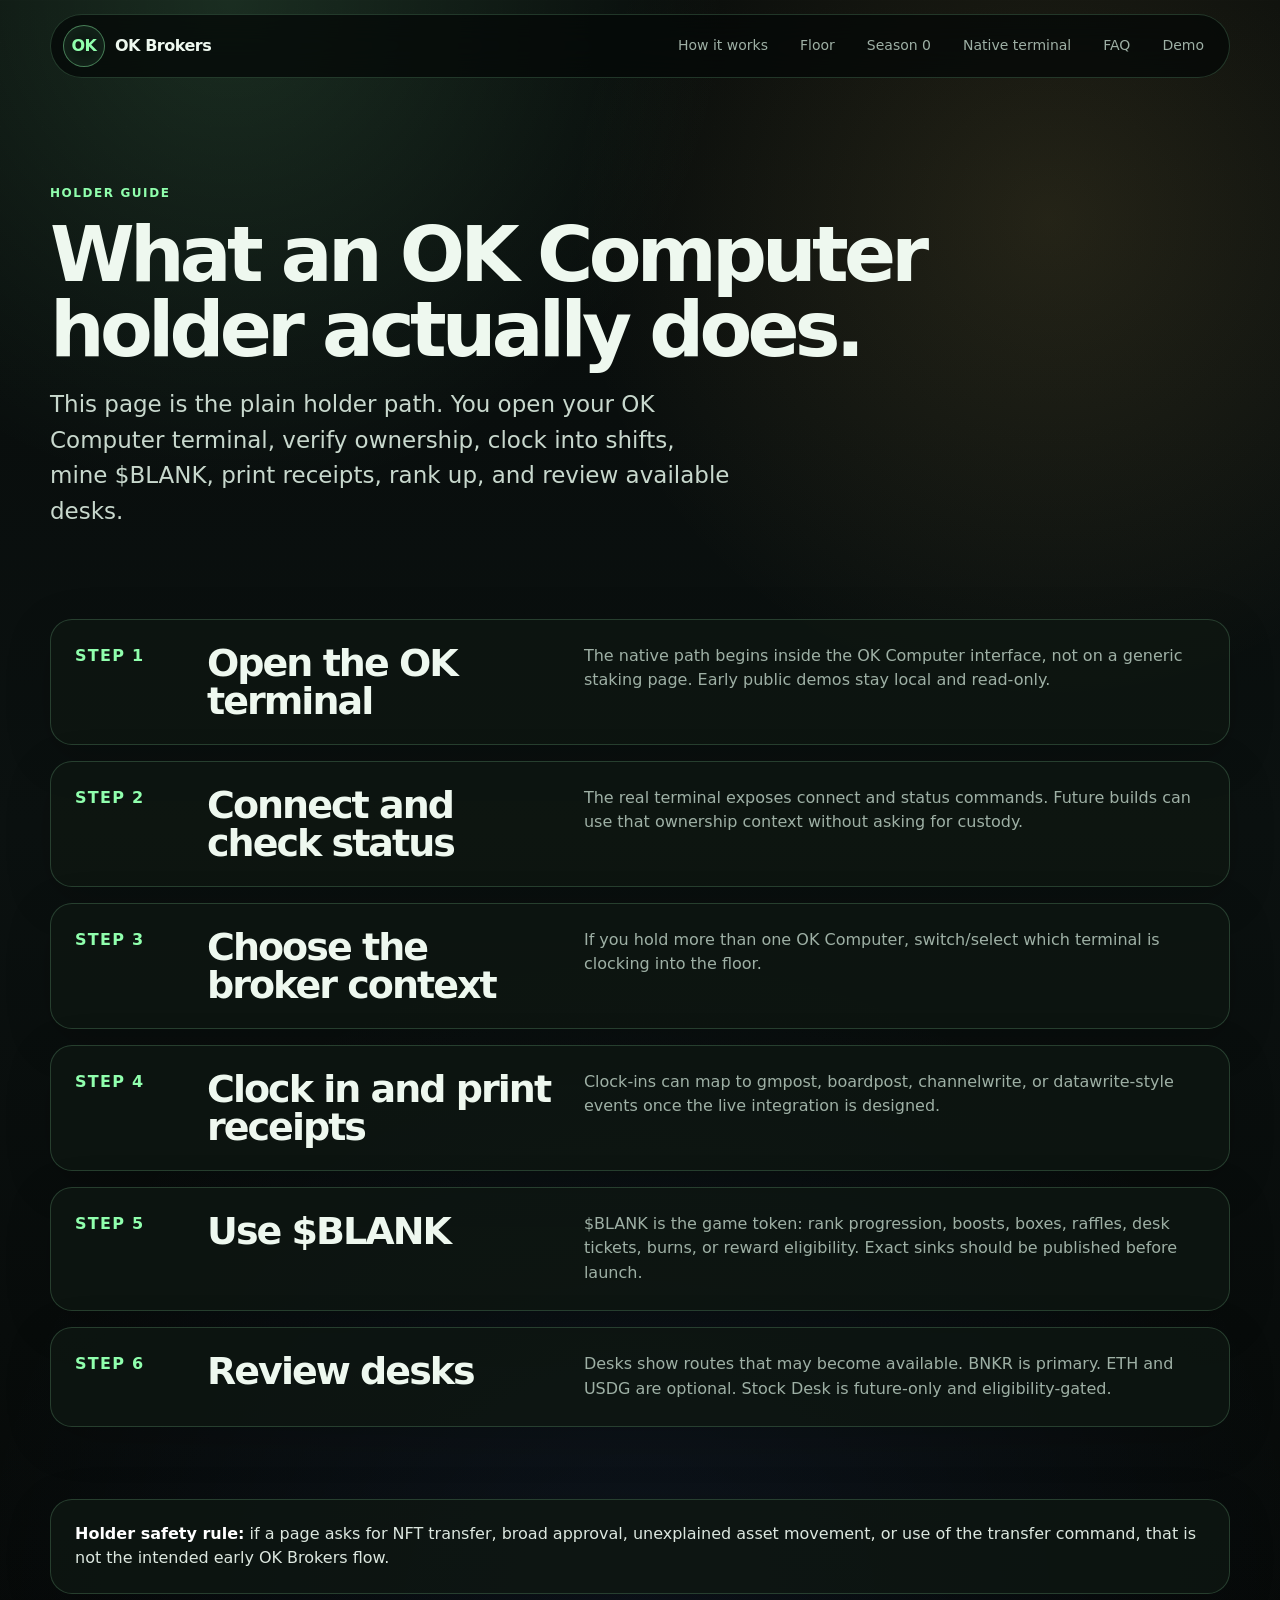
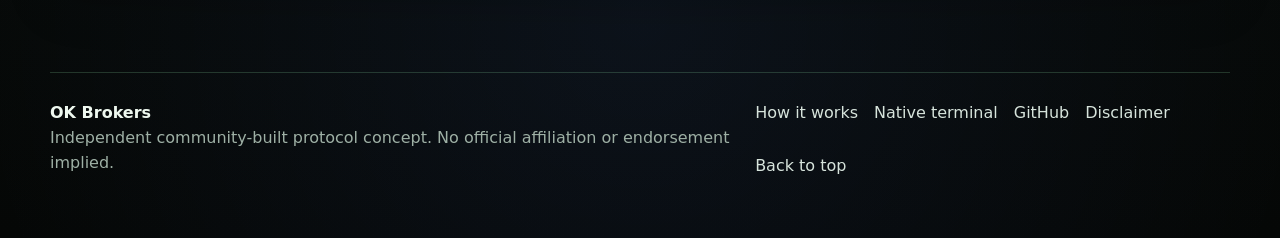
<file: site/holder-guide.html>
<!doctype html>
<html lang="en">
<head>
  <meta charset="utf-8" />
  <meta name="viewport" content="width=device-width, initial-scale=1" />
  <title>OK Brokers Holder Guide</title>
  <meta name="description" content="A clear step-by-step guide for OK Computer holders: connect, activate, clock in, mine $BLANK, unlock ranks, and review reward desks." />
  <meta name="theme-color" content="#08100c" />
  <link rel="icon" href="./favicon.svg" type="image/svg+xml" />
  <link rel="stylesheet" href="./styles.css" />
</head>
<body>
  <div class="grain" aria-hidden="true"></div>
  <header class="site-header">
    <a class="brand" href="./index.html#top" aria-label="OK Brokers home"><span class="brand-mark">OK</span><span>OK Brokers</span></a>
    <nav aria-label="Primary navigation">
      <a href="how-it-works.html">How it works</a>
      <a href="floor.html">Floor</a>
      <a href="season-zero.html">Season 0</a>
      <a href="native-terminal.html">Native terminal</a>
      <a href="faq.html">FAQ</a>
      <a href="index.html#simulator">Demo</a>
    </nav>
  </header>
  <main id="top" class="page-main">
    <section class="section-shell page-hero">
      <p class="eyebrow">Holder guide</p>
      <h1>What an OK Computer holder actually does.</h1>
      <p class="lede">This page is the plain holder path. You open your OK Computer terminal, verify ownership, clock into shifts, mine $BLANK, print receipts, rank up, and review available desks.</p>
    </section>
    <section class="section-shell step-list">
      <article><span>Step 1</span><h2>Open the OK terminal</h2><p>The native path begins inside the OK Computer interface, not on a generic staking page. Early public demos stay local and read-only.</p></article>
      <article><span>Step 2</span><h2>Connect and check status</h2><p>The real terminal exposes connect and status commands. Future builds can use that ownership context without asking for custody.</p></article>
      <article><span>Step 3</span><h2>Choose the broker context</h2><p>If you hold more than one OK Computer, switch/select which terminal is clocking into the floor.</p></article>
      <article><span>Step 4</span><h2>Clock in and print receipts</h2><p>Clock-ins can map to gmpost, boardpost, channelwrite, or datawrite-style events once the live integration is designed.</p></article>
      <article><span>Step 5</span><h2>Use $BLANK</h2><p>$BLANK is the game token: rank progression, boosts, boxes, raffles, desk tickets, burns, or reward eligibility. Exact sinks should be published before launch.</p></article>
      <article><span>Step 6</span><h2>Review desks</h2><p>Desks show routes that may become available. BNKR is primary. ETH and USDG are optional. Stock Desk is future-only and eligibility-gated.</p></article>
    </section>
    <section class="section-shell notice-card"><strong>Holder safety rule:</strong> if a page asks for NFT transfer, broad approval, unexplained asset movement, or use of the transfer command, that is not the intended early OK Brokers flow.</section>
  </main>
  <footer class="site-footer section-shell">
    <div>
      <strong>OK Brokers</strong>
      <p>Independent community-built protocol concept. No official affiliation or endorsement implied.</p>
    </div>
    <div class="footer-links">
      <a href="./how-it-works.html">How it works</a>
      <a href="./native-terminal.html">Native terminal</a>
      <a href="https://github.com/tgelhardt/machine-anvil">GitHub</a>
      <a href="https://github.com/tgelhardt/machine-anvil/blob/main/DISCLAIMER.md">Disclaimer</a>
      <a href="#top">Back to top</a>
    </div>
  </footer>
</body>
</html>
</file>
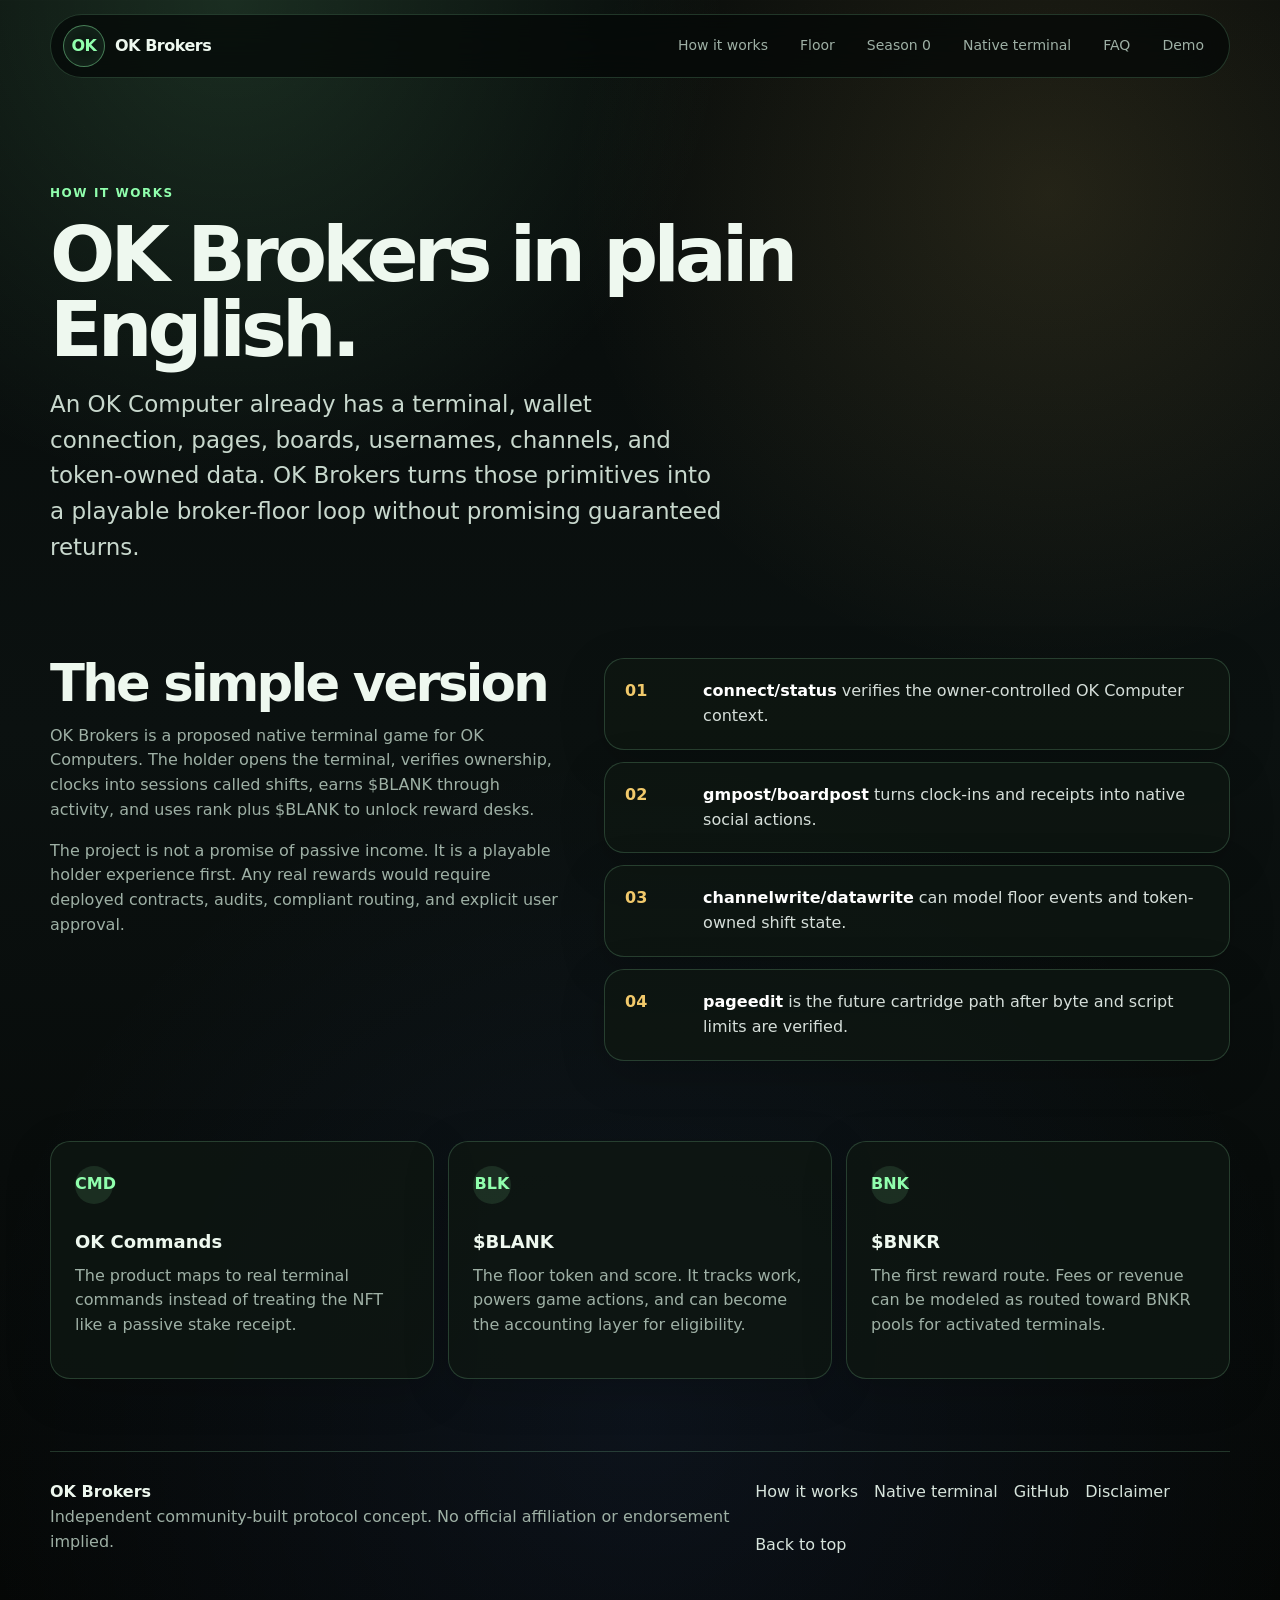
<file: site/how-it-works.html>
<!doctype html>
<html lang="en">
<head>
  <meta charset="utf-8" />
  <meta name="viewport" content="width=device-width, initial-scale=1" />
  <title>How OK Brokers Works</title>
  <meta name="description" content="A plain-English explanation of OK Brokers, Terminal Floor shifts, $BLANK, BNKR reward routing, and holder safety boundaries." />
  <meta name="theme-color" content="#08100c" />
  <link rel="icon" href="./favicon.svg" type="image/svg+xml" />
  <link rel="stylesheet" href="./styles.css" />
</head>
<body>
  <div class="grain" aria-hidden="true"></div>
  <header class="site-header">
    <a class="brand" href="./index.html#top" aria-label="OK Brokers home"><span class="brand-mark">OK</span><span>OK Brokers</span></a>
    <nav aria-label="Primary navigation">
      <a href="how-it-works.html" aria-current="page">How it works</a>
      <a href="floor.html">Floor</a>
      <a href="season-zero.html">Season 0</a>
      <a href="native-terminal.html">Native terminal</a>
      <a href="faq.html">FAQ</a>
      <a href="index.html#simulator">Demo</a>
    </nav>
  </header>
  <main id="top" class="page-main">
    <section class="section-shell page-hero">
      <p class="eyebrow">How it works</p>
      <h1>OK Brokers in plain English.</h1>
      <p class="lede">An OK Computer already has a terminal, wallet connection, pages, boards, usernames, channels, and token-owned data. OK Brokers turns those primitives into a playable broker-floor loop without promising guaranteed returns.</p>
    </section>
    <section class="section-shell split-section page-split">
      <div>
        <h2>The simple version</h2>
        <p>OK Brokers is a proposed native terminal game for OK Computers. The holder opens the terminal, verifies ownership, clocks into sessions called shifts, earns $BLANK through activity, and uses rank plus $BLANK to unlock reward desks.</p>
        <p>The project is not a promise of passive income. It is a playable holder experience first. Any real rewards would require deployed contracts, audits, compliant routing, and explicit user approval.</p>
      </div>
      <div class="flow-list">
        <div><span>01</span><p><strong>connect/status</strong> verifies the owner-controlled OK Computer context.</p></div>
        <div><span>02</span><p><strong>gmpost/boardpost</strong> turns clock-ins and receipts into native social actions.</p></div>
        <div><span>03</span><p><strong>channelwrite/datawrite</strong> can model floor events and token-owned shift state.</p></div>
        <div><span>04</span><p><strong>pageedit</strong> is the future cartridge path after byte and script limits are verified.</p></div>
      </div>
    </section>
    <section class="section-shell cards-grid three page-cards">
      <article><span>CMD</span><h3>OK Commands</h3><p>The product maps to real terminal commands instead of treating the NFT like a passive stake receipt.</p></article>
      <article><span>BLK</span><h3>$BLANK</h3><p>The floor token and score. It tracks work, powers game actions, and can become the accounting layer for eligibility.</p></article>
      <article><span>BNK</span><h3>$BNKR</h3><p>The first reward route. Fees or revenue can be modeled as routed toward BNKR pools for activated terminals.</p></article>
    </section>
  </main>
  <footer class="site-footer section-shell">
    <div>
      <strong>OK Brokers</strong>
      <p>Independent community-built protocol concept. No official affiliation or endorsement implied.</p>
    </div>
    <div class="footer-links">
      <a href="./how-it-works.html">How it works</a>
      <a href="./native-terminal.html">Native terminal</a>
      <a href="https://github.com/tgelhardt/machine-anvil">GitHub</a>
      <a href="https://github.com/tgelhardt/machine-anvil/blob/main/DISCLAIMER.md">Disclaimer</a>
      <a href="#top">Back to top</a>
    </div>
  </footer>
</body>
</html>
</file>
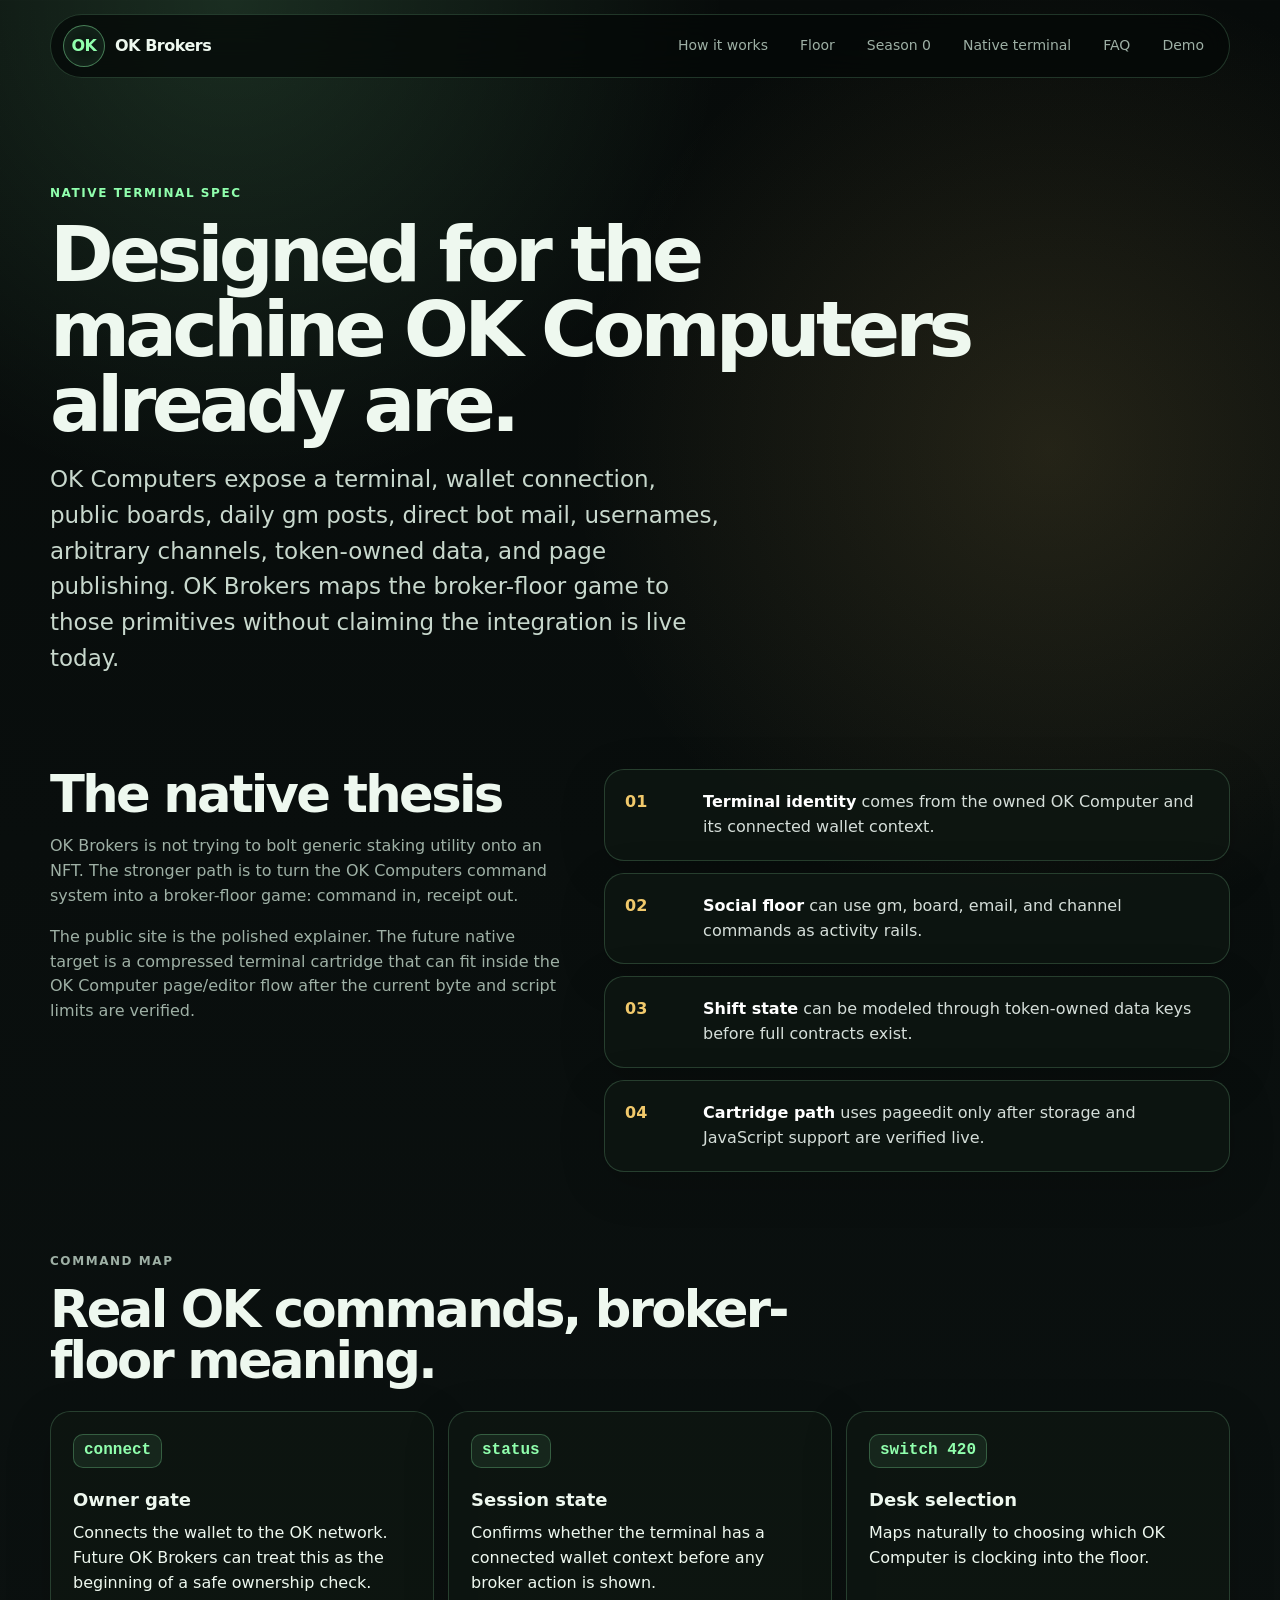
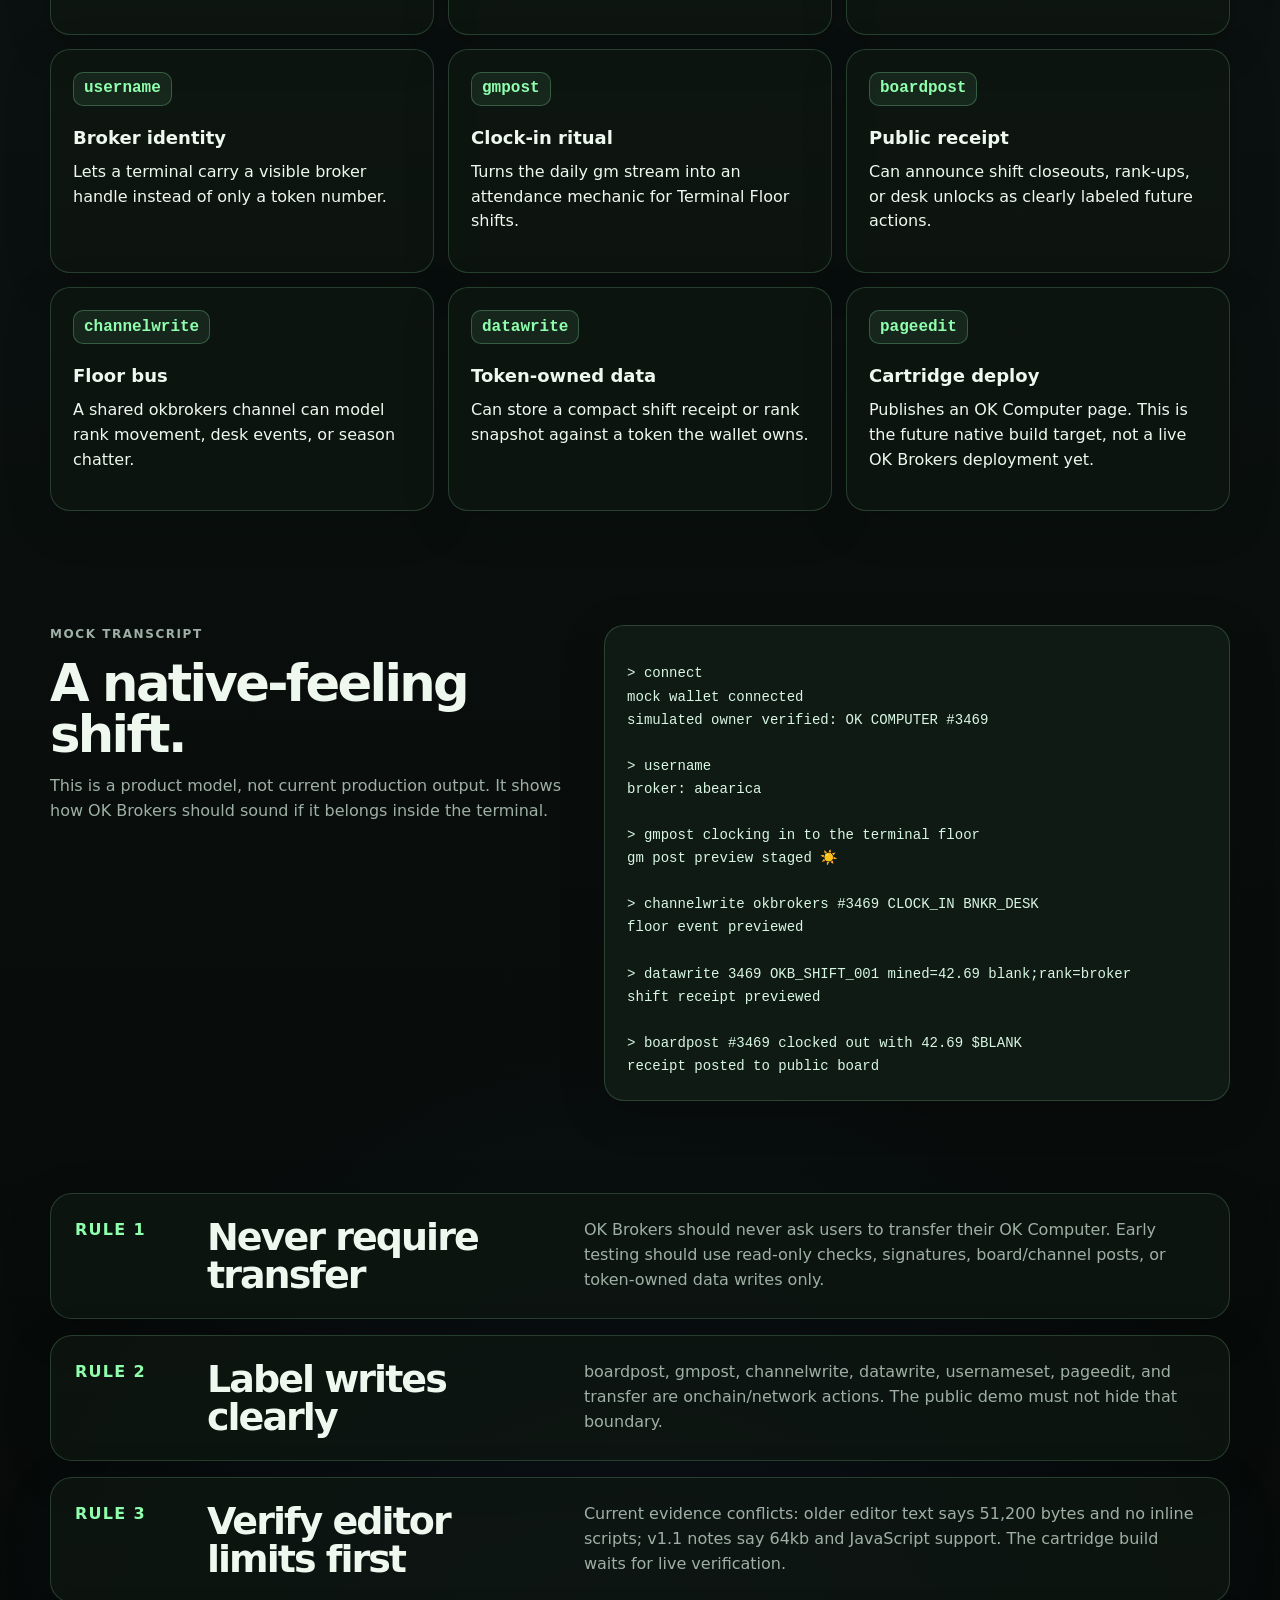
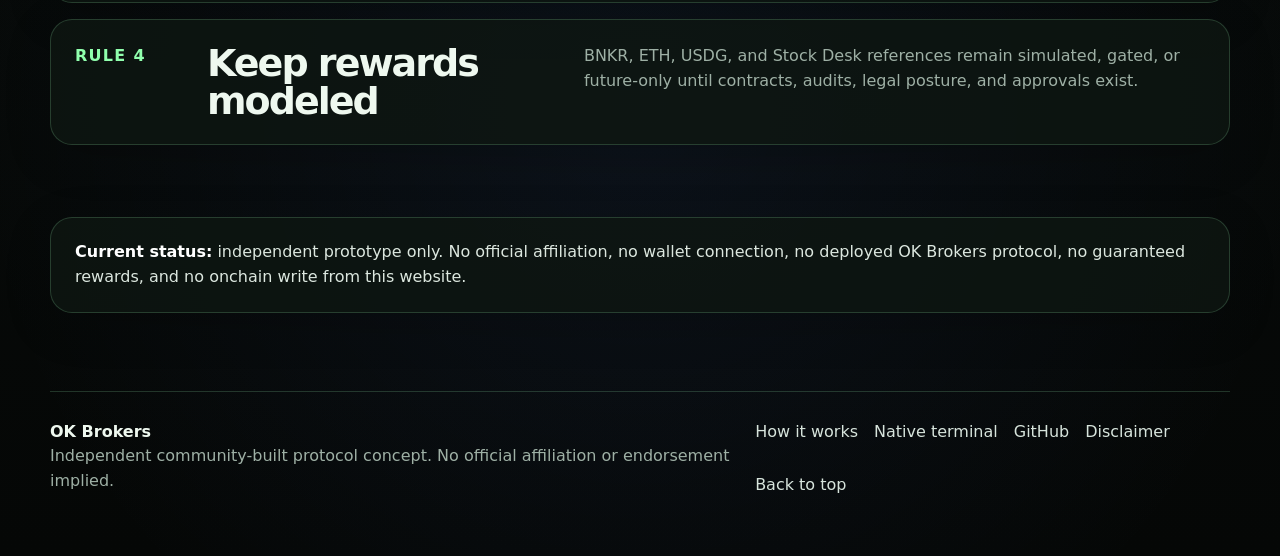
<file: site/native-terminal.html>
<!doctype html>
<html lang="en">
<head>
  <meta charset="utf-8" />
  <meta name="viewport" content="width=device-width, initial-scale=1" />
  <title>OK Brokers Native Terminal Spec</title>
  <meta name="description" content="How OK Brokers maps to the real OK Computers terminal commands: connect, status, gm, boardpost, channelwrite, datawrite, pageedit, and safe future cartridge work." />
  <meta name="theme-color" content="#08100c" />
  <link rel="icon" href="./favicon.svg" type="image/svg+xml" />
  <link rel="stylesheet" href="./styles.css" />
</head>
<body>
  <div class="grain" aria-hidden="true"></div>
  <header class="site-header">
    <a class="brand" href="./index.html#top" aria-label="OK Brokers home"><span class="brand-mark">OK</span><span>OK Brokers</span></a>
    <nav aria-label="Primary navigation">
      <a href="how-it-works.html">How it works</a>
      <a href="floor.html">Floor</a>
      <a href="season-zero.html">Season 0</a>
      <a href="native-terminal.html" aria-current="page">Native terminal</a>
      <a href="faq.html">FAQ</a>
      <a href="index.html#simulator">Demo</a>
    </nav>
  </header>

  <main id="top" class="page-main">
    <section class="section-shell page-hero">
      <p class="eyebrow">Native terminal spec</p>
      <h1>Designed for the machine OK Computers already are.</h1>
      <p class="lede">OK Computers expose a terminal, wallet connection, public boards, daily gm posts, direct bot mail, usernames, arbitrary channels, token-owned data, and page publishing. OK Brokers maps the broker-floor game to those primitives without claiming the integration is live today.</p>
    </section>

    <section class="section-shell split-section page-split">
      <div>
        <h2>The native thesis</h2>
        <p>OK Brokers is not trying to bolt generic staking utility onto an NFT. The stronger path is to turn the OK Computers command system into a broker-floor game: command in, receipt out.</p>
        <p>The public site is the polished explainer. The future native target is a compressed terminal cartridge that can fit inside the OK Computer page/editor flow after the current byte and script limits are verified.</p>
      </div>
      <div class="flow-list">
        <div><span>01</span><p><strong>Terminal identity</strong> comes from the owned OK Computer and its connected wallet context.</p></div>
        <div><span>02</span><p><strong>Social floor</strong> can use gm, board, email, and channel commands as activity rails.</p></div>
        <div><span>03</span><p><strong>Shift state</strong> can be modeled through token-owned data keys before full contracts exist.</p></div>
        <div><span>04</span><p><strong>Cartridge path</strong> uses pageedit only after storage and JavaScript support are verified live.</p></div>
      </div>
    </section>

    <section class="section-shell native-section page-cards">
      <div class="section-heading">
        <p class="eyebrow">Command map</p>
        <h2>Real OK commands, broker-floor meaning.</h2>
      </div>
      <div class="command-grid">
        <article><code>connect</code><h3>Owner gate</h3><p>Connects the wallet to the OK network. Future OK Brokers can treat this as the beginning of a safe ownership check.</p></article>
        <article><code>status</code><h3>Session state</h3><p>Confirms whether the terminal has a connected wallet context before any broker action is shown.</p></article>
        <article><code>switch 420</code><h3>Desk selection</h3><p>Maps naturally to choosing which OK Computer is clocking into the floor.</p></article>
        <article><code>username</code><h3>Broker identity</h3><p>Lets a terminal carry a visible broker handle instead of only a token number.</p></article>
        <article><code>gmpost</code><h3>Clock-in ritual</h3><p>Turns the daily gm stream into an attendance mechanic for Terminal Floor shifts.</p></article>
        <article><code>boardpost</code><h3>Public receipt</h3><p>Can announce shift closeouts, rank-ups, or desk unlocks as clearly labeled future actions.</p></article>
        <article><code>channelwrite</code><h3>Floor bus</h3><p>A shared okbrokers channel can model rank movement, desk events, or season chatter.</p></article>
        <article><code>datawrite</code><h3>Token-owned data</h3><p>Can store a compact shift receipt or rank snapshot against a token the wallet owns.</p></article>
        <article><code>pageedit</code><h3>Cartridge deploy</h3><p>Publishes an OK Computer page. This is the future native build target, not a live OK Brokers deployment yet.</p></article>
      </div>
    </section>

    <section class="section-shell split-section page-split">
      <div>
        <p class="eyebrow">Mock transcript</p>
        <h2>A native-feeling shift.</h2>
        <p>This is a product model, not current production output. It shows how OK Brokers should sound if it belongs inside the terminal.</p>
      </div>
      <article class="command-console full-width" aria-label="Mock command transcript">
<pre>&gt; connect
mock wallet connected
simulated owner verified: OK COMPUTER #3469

&gt; username
broker: abearica

&gt; gmpost clocking in to the terminal floor
gm post preview staged ☀️

&gt; channelwrite okbrokers #3469 CLOCK_IN BNKR_DESK
floor event previewed

&gt; datawrite 3469 OKB_SHIFT_001 mined=42.69 blank;rank=broker
shift receipt previewed

&gt; boardpost #3469 clocked out with 42.69 $BLANK
receipt posted to public board</pre>
      </article>
    </section>

    <section class="section-shell step-list">
      <article><span>Rule 1</span><h2>Never require transfer</h2><p>OK Brokers should never ask users to transfer their OK Computer. Early testing should use read-only checks, signatures, board/channel posts, or token-owned data writes only.</p></article>
      <article><span>Rule 2</span><h2>Label writes clearly</h2><p>boardpost, gmpost, channelwrite, datawrite, usernameset, pageedit, and transfer are onchain/network actions. The public demo must not hide that boundary.</p></article>
      <article><span>Rule 3</span><h2>Verify editor limits first</h2><p>Current evidence conflicts: older editor text says 51,200 bytes and no inline scripts; v1.1 notes say 64kb and JavaScript support. The cartridge build waits for live verification.</p></article>
      <article><span>Rule 4</span><h2>Keep rewards modeled</h2><p>BNKR, ETH, USDG, and Stock Desk references remain simulated, gated, or future-only until contracts, audits, legal posture, and approvals exist.</p></article>
    </section>

    <section class="section-shell notice-card"><strong>Current status:</strong> independent prototype only. No official affiliation, no wallet connection, no deployed OK Brokers protocol, no guaranteed rewards, and no onchain write from this website.</section>
  </main>

  <footer class="site-footer section-shell">
    <div>
      <strong>OK Brokers</strong>
      <p>Independent community-built protocol concept. No official affiliation or endorsement implied.</p>
    </div>
    <div class="footer-links">
      <a href="./how-it-works.html">How it works</a>
      <a href="./native-terminal.html">Native terminal</a>
      <a href="https://github.com/tgelhardt/machine-anvil">GitHub</a>
      <a href="https://github.com/tgelhardt/machine-anvil/blob/main/DISCLAIMER.md">Disclaimer</a>
      <a href="#top">Back to top</a>
    </div>
  </footer>
</body>
</html>
</file>
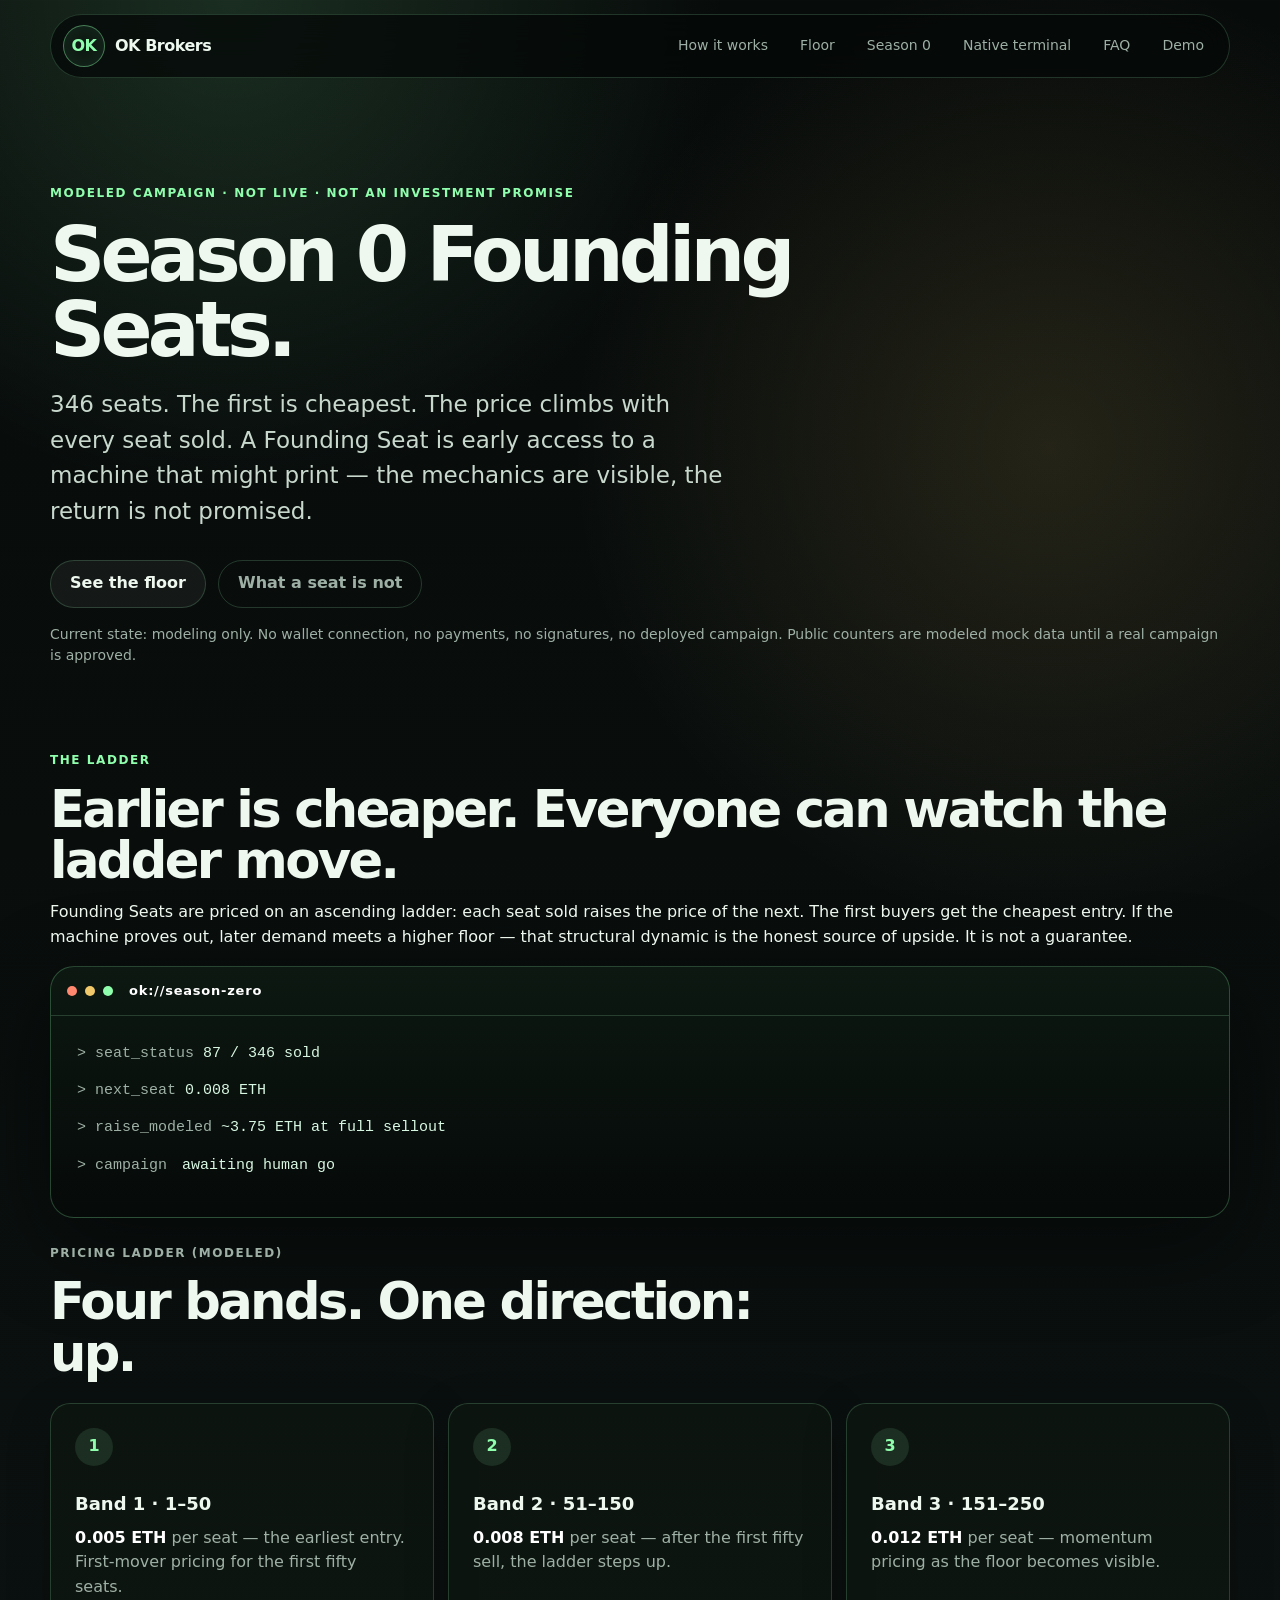
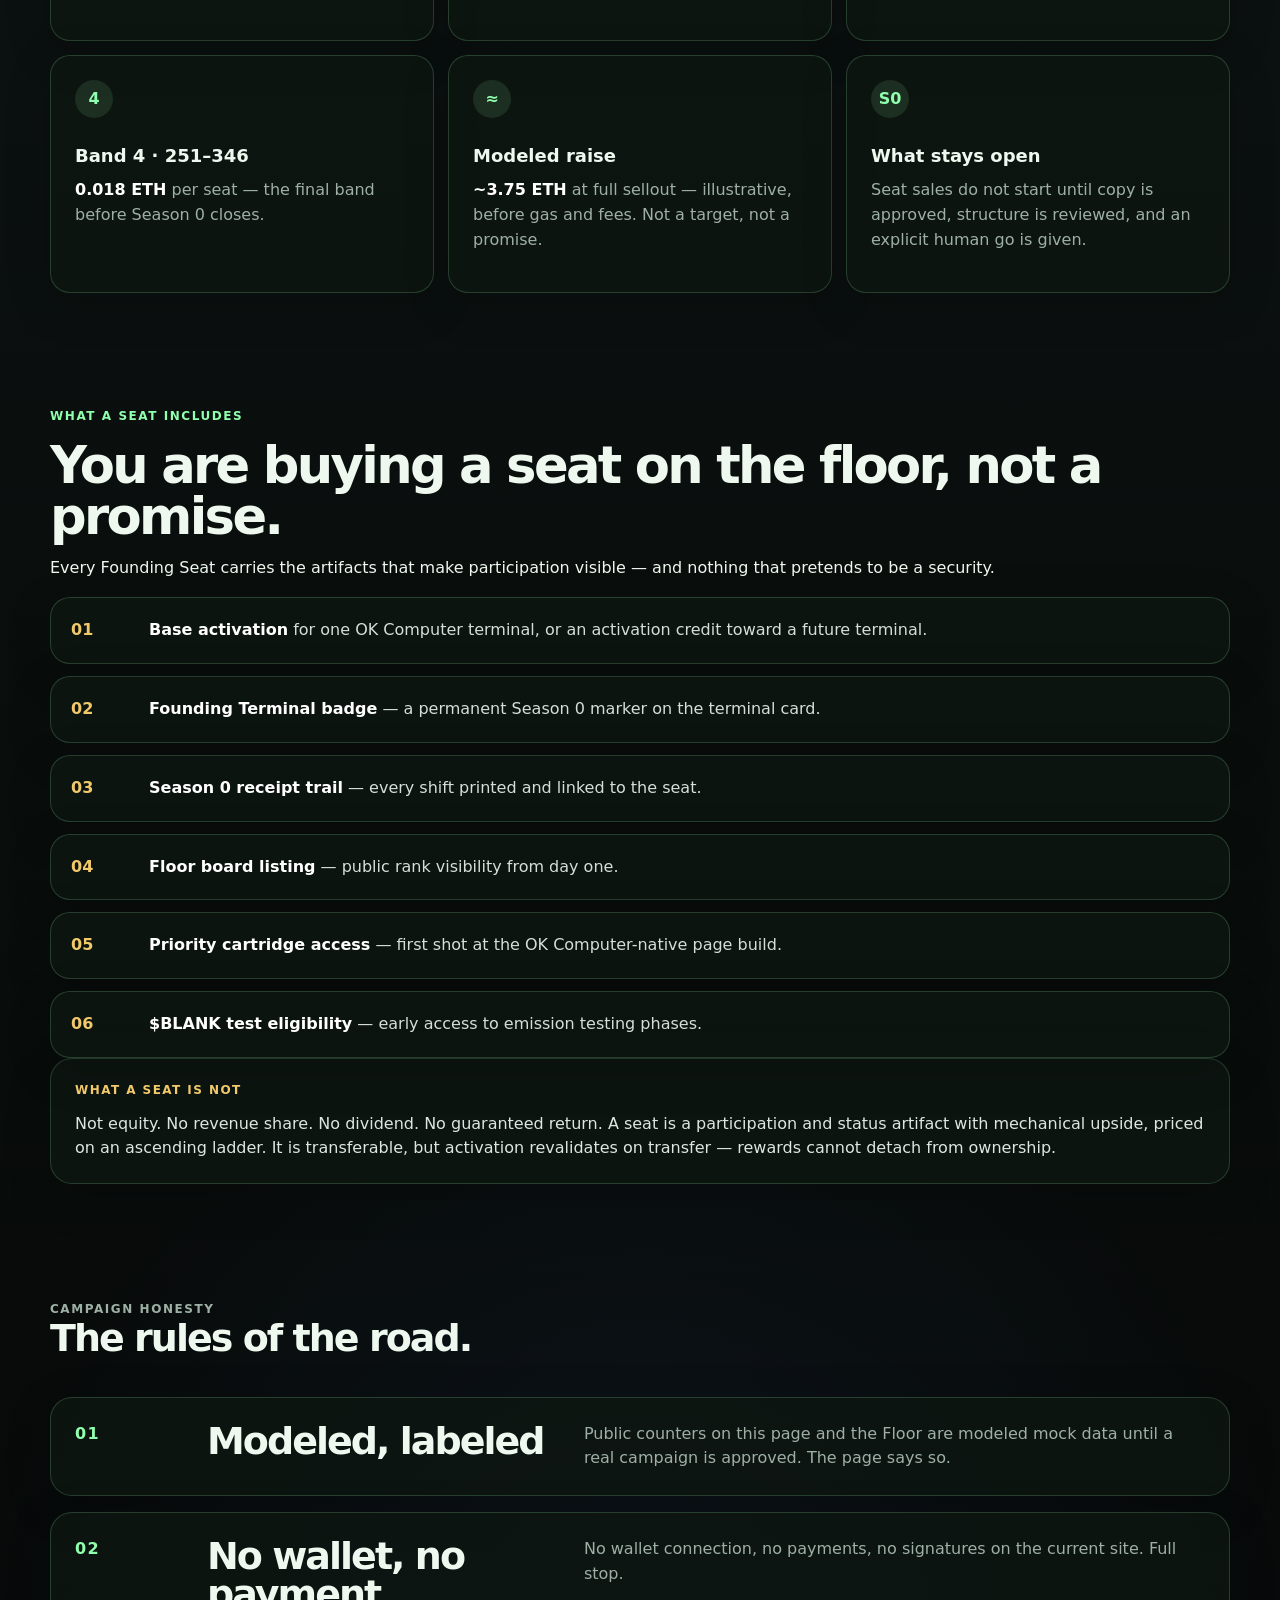
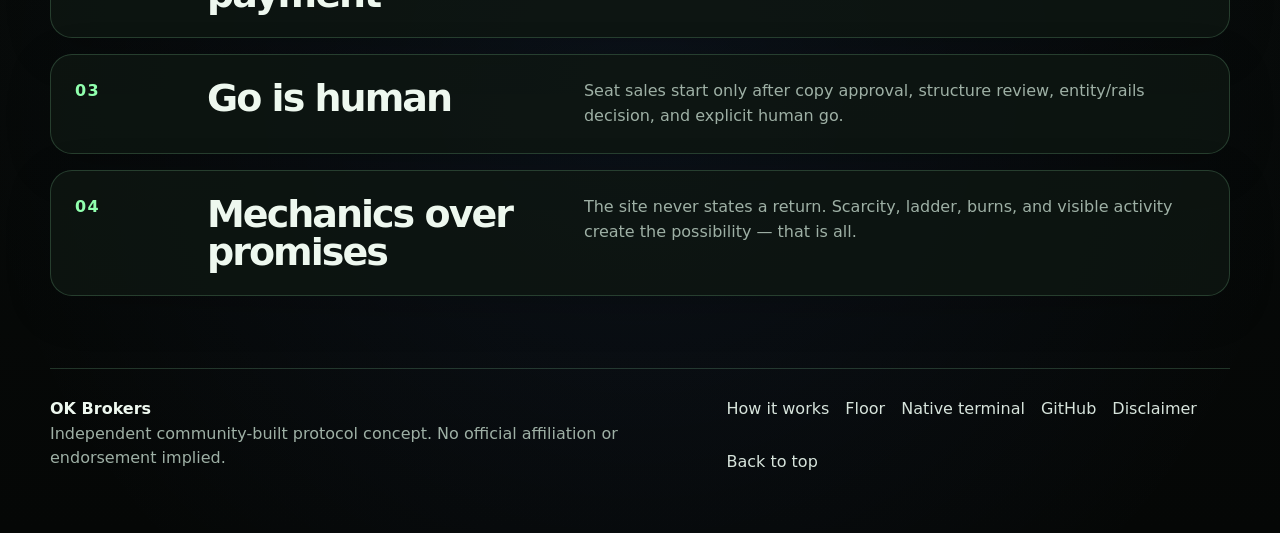
<file: site/season-zero.html>
<!doctype html>
<html lang="en">
<head>
  <meta charset="utf-8" />
  <meta name="viewport" content="width=device-width, initial-scale=1" />
  <title>Season 0 — Founding Seats | OK Brokers</title>
  <meta name="description" content="Season 0 Founding Seats for OK Brokers: 346 seats, first is cheapest, price climbs with every seat sold. Modeled campaign — not live, not an investment promise." />
  <meta name="theme-color" content="#08100c" />
  <link rel="icon" href="./favicon.svg" type="image/svg+xml" />
  <link rel="stylesheet" href="./styles.css" />
</head>
<body>
  <div class="grain" aria-hidden="true"></div>
  <header class="site-header">
    <a class="brand" href="./index.html#top" aria-label="OK Brokers home"><span class="brand-mark">OK</span><span>OK Brokers</span></a>
    <nav aria-label="Primary navigation">
      <a href="how-it-works.html">How it works</a>
      <a href="floor.html">Floor</a>
      <a href="season-zero.html" aria-current="page">Season 0</a>
      <a href="native-terminal.html">Native terminal</a>
      <a href="faq.html">FAQ</a>
      <a href="index.html#simulator">Demo</a>
    </nav>
  </header>

  <main id="top" class="page-main">
    <section class="section-shell page-hero">
      <p class="eyebrow">Modeled campaign · not live · not an investment promise</p>
      <h1>Season 0 Founding Seats.</h1>
      <p class="lede">346 seats. The first is cheapest. The price climbs with every seat sold. A Founding Seat is early access to a machine that might print — the mechanics are visible, the return is not promised.</p>
      <div class="hero-actions">
        <a class="button secondary" href="./floor.html">See the floor</a>
        <a class="button ghost" href="#not-a-seat">What a seat is not</a>
      </div>
      <p class="status-note">Current state: modeling only. No wallet connection, no payments, no signatures, no deployed campaign. Public counters are modeled mock data until a real campaign is approved.</p>
    </section>

    <section class="section-shell page-split">
      <div>
        <p class="eyebrow">The ladder</p>
        <h2>Earlier is cheaper. Everyone can watch the ladder move.</h2>
        <p>Founding Seats are priced on an ascending ladder: each seat sold raises the price of the next. The first buyers get the cheapest entry. If the machine proves out, later demand meets a higher floor — that structural dynamic is the honest source of upside. It is not a guarantee.</p>
      </div>
      <div class="terminal-card" aria-label="Season 0 ladder preview">
        <div class="terminal-top"><span></span><span></span><span></span><strong>ok://season-zero</strong></div>
        <div class="terminal-body">
          <p><span class="muted">&gt; seat_status</span> 87 / 346 sold</p>
          <p><span class="muted">&gt; next_seat</span> 0.008 ETH</p>
          <p><span class="muted">&gt; raise_modeled</span> ~3.75 ETH at full sellout</p>
          <p><span class="muted">&gt; campaign</span> awaiting human go</p>
        </div>
      </div>
    </section>

    <section class="section-shell page-cards">
      <div class="section-heading">
        <p class="eyebrow">Pricing ladder (modeled)</p>
        <h2>Four bands. One direction: up.</h2>
      </div>
      <div class="cards-grid three">
        <article>
          <span>1</span>
          <h3>Band 1 · 1–50</h3>
          <p><strong>0.005 ETH</strong> per seat — the earliest entry. First-mover pricing for the first fifty seats.</p>
        </article>
        <article>
          <span>2</span>
          <h3>Band 2 · 51–150</h3>
          <p><strong>0.008 ETH</strong> per seat — after the first fifty sell, the ladder steps up.</p>
        </article>
        <article>
          <span>3</span>
          <h3>Band 3 · 151–250</h3>
          <p><strong>0.012 ETH</strong> per seat — momentum pricing as the floor becomes visible.</p>
        </article>
        <article>
          <span>4</span>
          <h3>Band 4 · 251–346</h3>
          <p><strong>0.018 ETH</strong> per seat — the final band before Season 0 closes.</p>
        </article>
        <article>
          <span>≈</span>
          <h3>Modeled raise</h3>
          <p><strong>~3.75 ETH</strong> at full sellout — illustrative, before gas and fees. Not a target, not a promise.</p>
        </article>
        <article>
          <span>S0</span>
          <h3>What stays open</h3>
          <p>Seat sales do not start until copy is approved, structure is reviewed, and an explicit human go is given.</p>
        </article>
      </div>
    </section>

    <section class="section-shell page-split" id="includes">
      <div>
        <p class="eyebrow">What a seat includes</p>
        <h2>You are buying a seat on the floor, not a promise.</h2>
        <p>Every Founding Seat carries the artifacts that make participation visible — and nothing that pretends to be a security.</p>
      </div>
      <div class="flow-list">
        <div><span>01</span><p><strong>Base activation</strong> for one OK Computer terminal, or an activation credit toward a future terminal.</p></div>
        <div><span>02</span><p><strong>Founding Terminal badge</strong> — a permanent Season 0 marker on the terminal card.</p></div>
        <div><span>03</span><p><strong>Season 0 receipt trail</strong> — every shift printed and linked to the seat.</p></div>
        <div><span>04</span><p><strong>Floor board listing</strong> — public rank visibility from day one.</p></div>
        <div><span>05</span><p><strong>Priority cartridge access</strong> — first shot at the OK Computer-native page build.</p></div>
        <div><span>06</span><p><strong>$BLANK test eligibility</strong> — early access to emission testing phases.</p></div>
      </div>
    </section>

    <section class="section-shell" id="not-a-seat">
      <div class="notice-card">
        <p class="panel-kicker">What a seat is NOT</p>
        <p style="margin-bottom:0">Not equity. No revenue share. No dividend. No guaranteed return. A seat is a participation and status artifact with mechanical upside, priced on an ascending ladder. It is transferable, but activation revalidates on transfer — rewards cannot detach from ownership.</p>
      </div>
    </section>

    <section class="section-shell step-list">
      <div class="section-heading">
        <p class="eyebrow">Campaign honesty</p>
        <h2>The rules of the road.</h2>
      </div>
      <article><span>01</span><h2>Modeled, labeled</h2><p>Public counters on this page and the Floor are modeled mock data until a real campaign is approved. The page says so.</p></article>
      <article><span>02</span><h2>No wallet, no payment</h2><p>No wallet connection, no payments, no signatures on the current site. Full stop.</p></article>
      <article><span>03</span><h2>Go is human</h2><p>Seat sales start only after copy approval, structure review, entity/rails decision, and explicit human go.</p></article>
      <article><span>04</span><h2>Mechanics over promises</h2><p>The site never states a return. Scarcity, ladder, burns, and visible activity create the possibility — that is all.</p></article>
    </section>
  </main>

  <footer class="site-footer section-shell">
    <div>
      <strong>OK Brokers</strong>
      <p>Independent community-built protocol concept. No official affiliation or endorsement implied.</p>
    </div>
    <div class="footer-links">
      <a href="./how-it-works.html">How it works</a>
      <a href="./floor.html">Floor</a>
      <a href="./native-terminal.html">Native terminal</a>
      <a href="https://github.com/tgelhardt/machine-anvil">GitHub</a>
      <a href="https://github.com/tgelhardt/machine-anvil/blob/main/DISCLAIMER.md">Disclaimer</a>
      <a href="#top">Back to top</a>
    </div>
  </footer>
</body>
</html>
</file>
<file: site/styles.css>
:root {
  color-scheme: dark;
  --bg: #070b0a;
  --panel: rgba(14, 23, 18, 0.82);
  --panel-strong: rgba(17, 28, 22, 0.96);
  --text: #eef8ef;
  --muted: #9eb0a5;
  --line: rgba(162, 255, 190, 0.18);
  --accent: #90ffad;
  --accent-2: #f1c96b;
  --warning: #ff886e;
  --shadow: 0 24px 90px rgba(0, 0, 0, 0.48);
  --radius: 24px;
}

* { box-sizing: border-box; }
html { scroll-behavior: smooth; }
body {
  margin: 0;
  min-height: 100vh;
  background:
    radial-gradient(circle at 18% 0%, rgba(144, 255, 173, 0.14), transparent 31rem),
    radial-gradient(circle at 82% 12%, rgba(241, 201, 107, 0.12), transparent 30rem),
    radial-gradient(circle at 50% 88%, rgba(87, 135, 255, 0.08), transparent 42rem),
    linear-gradient(180deg, #070b0a 0%, #0b1110 45%, #050706 100%);
  color: var(--text);
  font-family: Inter, ui-sans-serif, system-ui, -apple-system, BlinkMacSystemFont, "Segoe UI", sans-serif;
  line-height: 1.55;
}

a { color: inherit; text-decoration: none; }
strong { color: #ffffff; }
.grain {
  position: fixed;
  inset: 0;
  pointer-events: none;
  opacity: 0.20;
  background-image:
    linear-gradient(rgba(255,255,255,.04) 1px, transparent 1px),
    linear-gradient(90deg, rgba(255,255,255,.035) 1px, transparent 1px);
  background-size: 42px 42px;
  mask-image: linear-gradient(to bottom, black, transparent 82%);
}

.site-header {
  position: sticky;
  top: 0;
  z-index: 10;
  display: flex;
  justify-content: space-between;
  align-items: center;
  width: min(1180px, calc(100% - 32px));
  margin: 14px auto 0;
  padding: 10px 12px;
  border: 1px solid var(--line);
  border-radius: 999px;
  background: rgba(5, 8, 7, 0.76);
  backdrop-filter: blur(18px);
}

.brand { display:flex; align-items:center; gap: 10px; font-weight: 900; letter-spacing: -.03em; }
.brand-mark {
  display: grid;
  place-items: center;
  width: 42px;
  height: 42px;
  border-radius: 50%;
  border: 1px solid rgba(144, 255, 173, 0.45);
  color: var(--accent);
  font-weight: 900;
  background: #0b1510;
  box-shadow: inset 0 0 24px rgba(144,255,173,.09);
}

nav { display: flex; gap: 6px; align-items: center; }
nav a {
  padding: 9px 13px;
  border-radius: 999px;
  color: var(--muted);
  font-size: 14px;
}
nav a:hover { background: rgba(255,255,255,0.06); color: var(--text); }
a:focus-visible, button:focus-visible, input:focus-visible {
  outline: 3px solid rgba(144, 255, 173, .72);
  outline-offset: 3px;
}

.section-shell { width: min(1180px, calc(100% - 32px)); margin: 0 auto; }
.hero {
  display: grid;
  grid-template-columns: 1.05fr .95fr;
  gap: 42px;
  align-items: center;
  padding: 92px 0 48px;
}
.eyebrow {
  margin: 0 0 14px;
  color: var(--accent);
  font-size: 12px;
  font-weight: 900;
  letter-spacing: .13em;
  text-transform: uppercase;
}
h1, h2, h3, p { margin-top: 0; }
h1 {
  max-width: 760px;
  margin-bottom: 20px;
  font-size: clamp(44px, 6vw, 78px);
  line-height: .98;
  letter-spacing: -0.062em;
}
h2 {
  margin-bottom: 14px;
  font-size: clamp(32px, 4vw, 58px);
  line-height: 1;
  letter-spacing: -0.052em;
}
h3 { margin-bottom: 8px; font-size: 18px; }
.lede {
  max-width: 680px;
  color: #c8d8cd;
  font-size: clamp(18px, 2vw, 23px);
}
.hero-actions { display: flex; gap: 12px; flex-wrap: wrap; margin: 30px 0 16px; }
.button {
  display: inline-flex;
  align-items: center;
  min-height: 48px;
  padding: 0 19px;
  border-radius: 999px;
  font-weight: 900;
  border: 1px solid var(--line);
}
.button.primary { background: var(--accent); color: #07100a; border-color: transparent; }
.button.secondary { background: rgba(255,255,255,.05); color: var(--text); }
.status-note { color: var(--muted); font-size: 14px; }

.terminal-card {
  border: 1px solid rgba(144, 255, 173, 0.24);
  border-radius: var(--radius);
  background: linear-gradient(180deg, rgba(13, 25, 18, .96), rgba(6, 10, 9, .96));
  box-shadow: var(--shadow);
  overflow: hidden;
}
.terminal-top {
  display: flex;
  gap: 8px;
  align-items: center;
  padding: 14px 16px;
  border-bottom: 1px solid var(--line);
  color: var(--muted);
}
.terminal-top span { width: 10px; height: 10px; border-radius: 50%; background: #40564a; }
.terminal-top span:first-child { background: var(--warning); }
.terminal-top span:nth-child(2) { background: var(--accent-2); }
.terminal-top span:nth-child(3) { background: var(--accent); }
.terminal-top strong { margin-left: 8px; font-size: 13px; letter-spacing: .06em; }
.terminal-body { padding: 26px; font-family: "SFMono-Regular", Consolas, monospace; font-size: 15px; }
.terminal-body p { margin-bottom: 14px; color: #d8f7e2; }
.muted { display: inline-block; min-width: 96px; color: var(--muted); }
.crt-screen {
  display: grid;
  grid-template-columns: repeat(6, 1fr);
  gap: 10px;
  margin-top: 24px;
  padding: 18px;
  border: 1px solid rgba(144, 255, 173, .18);
  border-radius: 18px;
  background:
    linear-gradient(rgba(144,255,173,.055) 50%, transparent 50%) 0 0 / 100% 6px,
    radial-gradient(circle at 50% 18%, rgba(144,255,173,.22), transparent 58%),
    #07100b;
}
.crt-screen b, .crt-screen small { grid-column: 1 / -1; color: var(--accent); }
.crt-screen i { height: 54px; border: 1px solid rgba(144,255,173,.16); border-radius: 12px; background: rgba(144,255,173,.07); }

.proof-strip {
  display: grid;
  grid-template-columns: repeat(4, 1fr);
  gap: 12px;
  margin-top: 18px;
}
.proof-strip article, .flow-list div, .control-panel, .results-panel, .phase-grid article, .cards-grid article, .command-grid article, .command-console, .receipt-card {
  border: 1px solid var(--line);
  background: var(--panel);
  border-radius: 20px;
  box-shadow: 0 12px 46px rgba(0,0,0,.18);
}
.proof-strip article { padding: 18px; }
.proof-strip strong { display:block; margin-bottom: 5px; }
.proof-strip span, .phase-grid p, .section-heading p, .split-section p, .cards-grid p { color: var(--muted); }

.floor-section { padding: 92px 0 48px; }
.section-heading { max-width: 780px; margin-bottom: 24px; }
.cards-grid { display: grid; gap: 14px; }
.cards-grid.three { grid-template-columns: repeat(3, 1fr); }
.cards-grid article { padding: 24px; }
.cards-grid article > span, .phase-grid span {
  display:grid;
  place-items:center;
  width:38px;
  height:38px;
  border-radius: 50%;
  background: rgba(144,255,173,.11);
  color: var(--accent);
  font-weight: 900;
  margin-bottom: 24px;
}

.split-section {
  display: grid;
  grid-template-columns: .9fr 1.1fr;
  gap: 42px;
  padding: 82px 0 54px;
}
.flow-list { display: grid; gap: 12px; }
.flow-list div { display: grid; grid-template-columns: 60px 1fr; gap: 18px; padding: 20px; }
.flow-list span { color: var(--accent-2); font-weight: 900; }
.flow-list p { margin: 0; color: #d5ded9; }

.simulator-section { padding: 72px 0; }
.demo-warning {
  margin: -4px 0 18px;
  padding: 14px 16px;
  border: 1px solid rgba(255, 136, 110, .38);
  border-radius: 18px;
  color: #ffd7cf;
  background: rgba(255, 136, 110, .08);
}
.terminal-lab { display: grid; grid-template-columns: .92fr 1.08fr; gap: 18px; margin-bottom: 18px; }
.activation-panel, .shift-panel {
  padding: 24px;
  border: 1px solid var(--line);
  border-radius: 22px;
  background: var(--panel-strong);
  box-shadow: 0 12px 46px rgba(0,0,0,.22);
}
.panel-kicker { color: var(--accent-2); font-size: 12px; font-weight: 900; letter-spacing: .12em; text-transform: uppercase; }
.computer-id { margin: 10px 0 18px; font-size: clamp(28px, 4vw, 46px); font-weight: 900; letter-spacing: -.055em; }
.computer-id strong { color: var(--accent); }
.status-stack { display: grid; gap: 10px; margin-bottom: 18px; }
.status-stack p { display:flex; justify-content: space-between; gap: 12px; margin: 0; padding: 12px; border: 1px solid var(--line); border-radius: 14px; background: rgba(255,255,255,.035); }
.status-stack span, .microcopy { color: var(--muted); }
.terminal-actions { display:flex; gap: 10px; flex-wrap: wrap; margin: 18px 0 12px; }
button.button { cursor: pointer; font: inherit; }
button.button:disabled { cursor: not-allowed; opacity: .55; }
.button.ghost { background: transparent; color: var(--muted); }
.microcopy { margin: 12px 0 0; font-size: 13px; }
.shift-timer { margin: 8px 0 14px; font: 900 clamp(48px, 8vw, 82px)/1 "SFMono-Regular", Consolas, monospace; color: var(--accent); letter-spacing: -.06em; }
.blank-meter { height: 16px; margin-bottom: 18px; overflow: hidden; border: 1px solid var(--line); border-radius: 999px; background: rgba(255,255,255,.045); }
.blank-meter span { display:block; height: 100%; border-radius: inherit; background: linear-gradient(90deg, var(--accent), var(--accent-2)); transition: width .2s ease; }
.route-board { display: grid; grid-template-columns: repeat(4, 1fr); gap: 10px; margin-top: 14px; }
.route-board div { min-height: 92px; padding: 14px; border: 1px solid var(--line); border-radius: 16px; background: rgba(144,255,173,.055); }
.route-board span { display:block; margin-bottom: 8px; color: var(--muted); font-size: 12px; font-weight: 900; text-transform: uppercase; letter-spacing: .08em; }
.route-board strong { color: #f3fff6; font-size: 14px; }
.legacy-model { margin-top: 18px; }
.simulator-grid { display: grid; grid-template-columns: .9fr 1.1fr; gap: 18px; align-items: stretch; }
.control-panel, .results-panel { padding: 24px; }
.control-panel label { display: block; margin-bottom: 22px; color: #dce7df; font-weight: 800; }
.control-panel output { display: block; margin-top: 8px; color: var(--accent); font-family: "SFMono-Regular", Consolas, monospace; }
input[type="range"] { width: 100%; accent-color: var(--accent); margin-top: 12px; }
.results-panel { background: var(--panel-strong); }
.metric { padding: 18px; border: 1px solid var(--line); border-radius: 18px; background: rgba(255,255,255,.035); }
.metric.large { margin-bottom: 14px; }
.metric span { display:block; margin-bottom: 8px; color: var(--muted); font-size: 13px; }
.metric strong { font-size: 25px; letter-spacing: -0.03em; }
.metric.large strong { font-size: clamp(34px, 4.2vw, 58px); color: var(--accent); }
.metric-grid { display: grid; grid-template-columns: repeat(2,1fr); gap: 12px; }
.calc-note { margin: 16px 0 0; color: var(--muted); font-size: 14px; }
.ticker-tape { display:flex; gap: 10px; flex-wrap:wrap; margin-top: 18px; }
.ticker-tape span { padding: 7px 10px; border-radius: 999px; border: 1px solid var(--line); color: var(--accent-2); font-size: 12px; font-weight: 900; text-transform: uppercase; letter-spacing: .08em; }

.build-section { padding: 70px 0 90px; }
.phase-grid { display: grid; grid-template-columns: repeat(3, 1fr); gap: 14px; }
.phase-grid article { padding: 22px; }

.site-footer {
  display: flex;
  justify-content: space-between;
  gap: 24px;
  padding: 28px 0 46px;
  border-top: 1px solid var(--line);
  color: var(--muted);
}
.site-footer strong { color: var(--text); }
.footer-links { display:flex; gap: 16px; flex-wrap: wrap; }
.footer-links a { color: #d7e4dc; }

.arcade-section { padding: 72px 0 54px; }
.native-section { padding: 76px 0 50px; }
.command-grid {
  display: grid;
  grid-template-columns: repeat(3, 1fr);
  gap: 14px;
}
.command-grid article { padding: 22px; }
.command-grid code {
  display: inline-flex;
  align-items: center;
  min-height: 34px;
  margin-bottom: 18px;
  padding: 0 10px;
  border: 1px solid rgba(144,255,173,.26);
  border-radius: 10px;
  background: rgba(144,255,173,.08);
  color: var(--accent);
  font-family: "SFMono-Regular", Consolas, monospace;
  font-weight: 900;
}
.native-console-grid {
  display: grid;
  grid-template-columns: 1.1fr .9fr;
  gap: 18px;
  margin: 18px 0;
}
.command-console, .receipt-card {
  padding: 22px;
  background: var(--panel-strong);
  overflow: hidden;
}
.command-console pre {
  margin: 14px 0 0;
  white-space: pre-wrap;
  color: #d8f7e2;
  font: 14px/1.65 "SFMono-Regular", Consolas, monospace;
}
.command-console.full-width { width: 100%; }
.receipt-paper {
  display: grid;
  gap: 9px;
  margin-top: 14px;
  padding: 20px;
  border-radius: 14px;
  color: #172018;
  background:
    linear-gradient(90deg, rgba(0,0,0,.04) 1px, transparent 1px) 0 0 / 10px 100%,
    #eff7df;
  font-family: "SFMono-Regular", Consolas, monospace;
  box-shadow: inset 0 -8px 0 rgba(0,0,0,.08);
}
.receipt-paper strong { color: #101710; letter-spacing: .08em; }
.receipt-paper small { color: #4f5e50; }
.cards-grid.four { grid-template-columns: repeat(4, 1fr); }
.center-actions { display: flex; justify-content: center; margin-top: 22px; }
.page-main { padding-top: 34px; }
.page-hero { padding: 72px 0 28px; }
.page-hero h1 { max-width: 940px; }
.page-split { padding-top: 42px; }
.page-cards { padding: 26px 0 72px; }
.step-list {
  display: grid;
  gap: 16px;
  padding: 38px 0 72px;
}
.step-list article, .faq-list article, .notice-card {
  border: 1px solid var(--line);
  border-radius: 22px;
  background: var(--panel);
  box-shadow: 0 12px 46px rgba(0,0,0,.18);
}
.step-list article {
  display: grid;
  grid-template-columns: 110px 0.8fr 1.4fr;
  gap: 22px;
  align-items: start;
  padding: 24px;
}
.step-list span {
  color: var(--accent);
  font-weight: 900;
  letter-spacing: .08em;
  text-transform: uppercase;
}
.step-list h2 { margin: 0; font-size: clamp(24px, 3vw, 38px); }
.step-list p { margin: 0; color: var(--muted); }
.notice-card { margin-bottom: 78px; padding: 22px 24px; color: #dce7df; }
.faq-list { display: grid; gap: 16px; padding: 38px 0 78px; }
.faq-list article { padding: 24px; }
.faq-list h2 { font-size: clamp(22px, 3vw, 36px); }
.faq-list p { color: var(--muted); }

@media (max-width: 900px) {
  .site-header { align-items: flex-start; border-radius: 24px; }
  nav { flex-wrap: wrap; justify-content: flex-end; }
  nav a { font-size: 13px; padding: 7px 9px; }
  .hero, .split-section, .simulator-grid, .terminal-lab, .native-console-grid { grid-template-columns: 1fr; }
  .hero { padding-top: 58px; }
  h1 { font-size: clamp(42px, 14vw, 66px); }
  .proof-strip, .phase-grid, .metric-grid, .cards-grid.three, .cards-grid.four, .route-board, .command-grid { grid-template-columns: 1fr; }
  .step-list article { grid-template-columns: 1fr; }
  .site-footer { flex-direction: column; }
}
</file>
